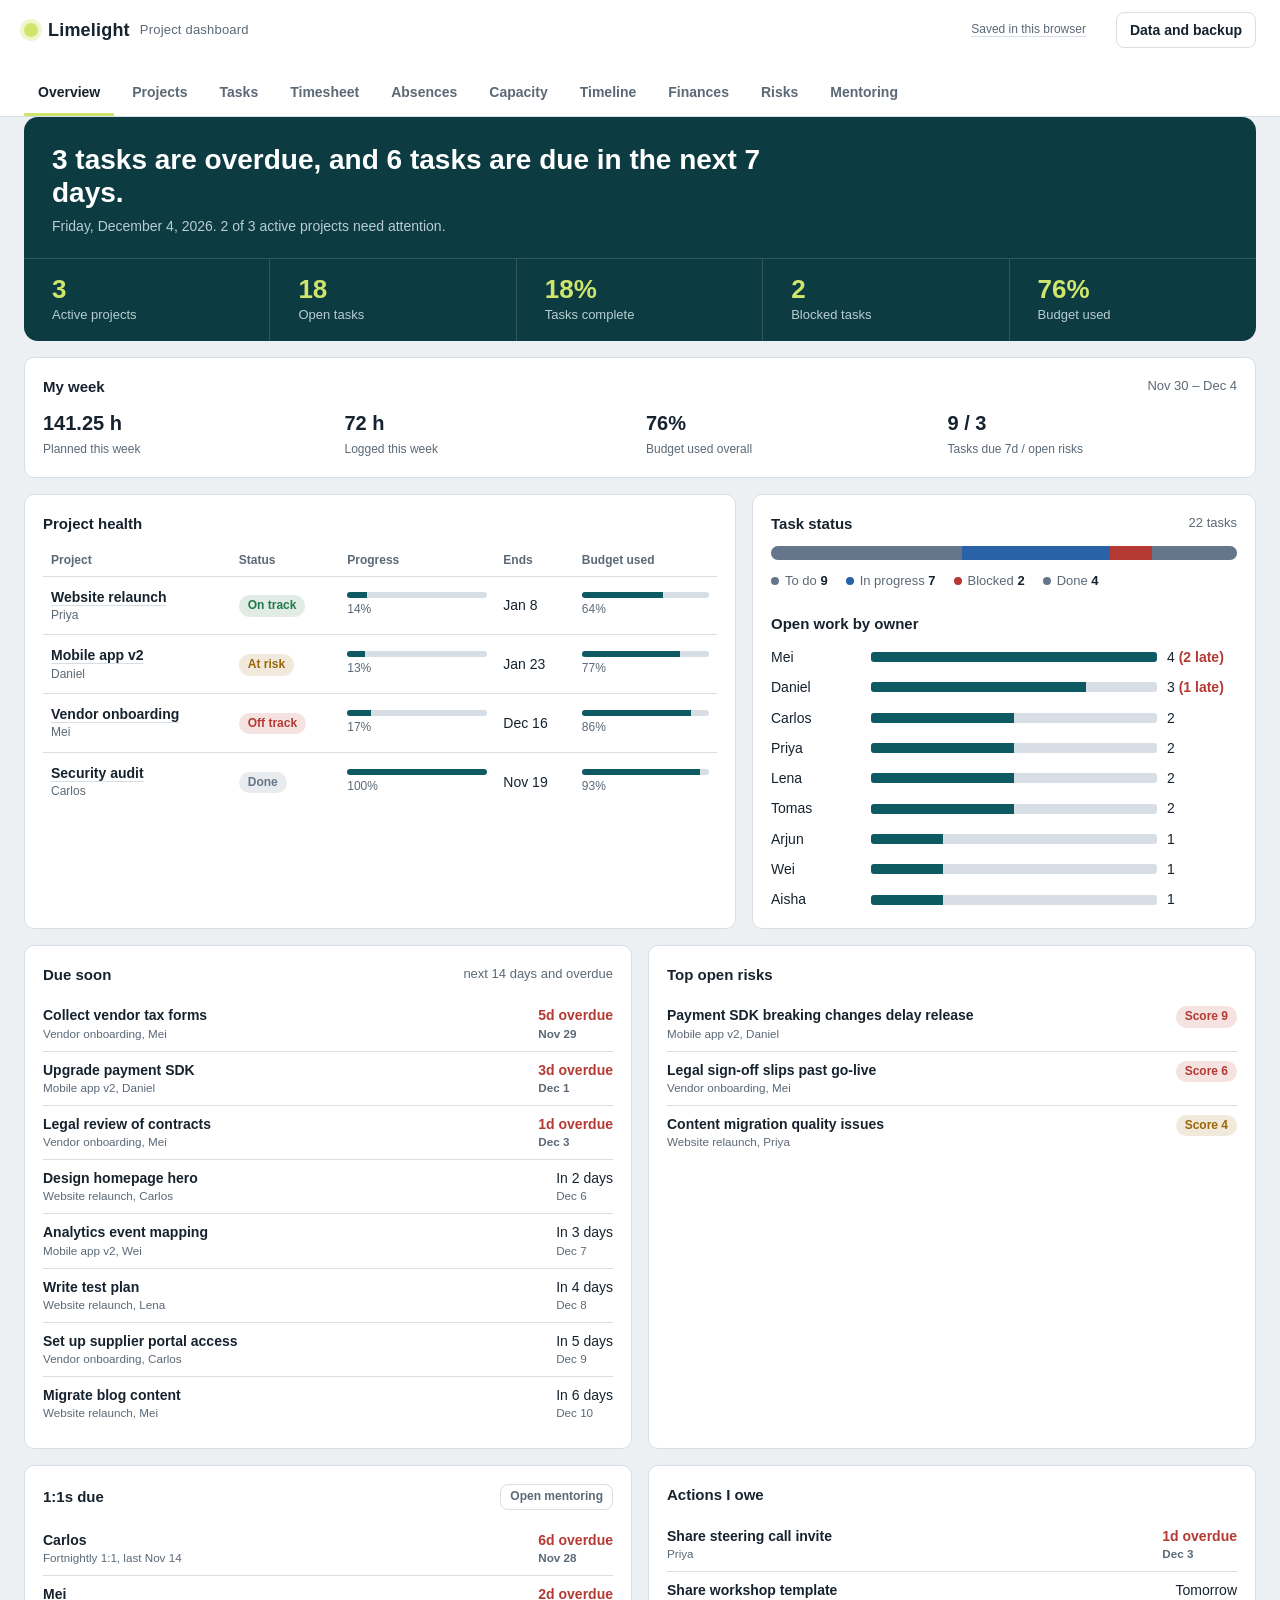
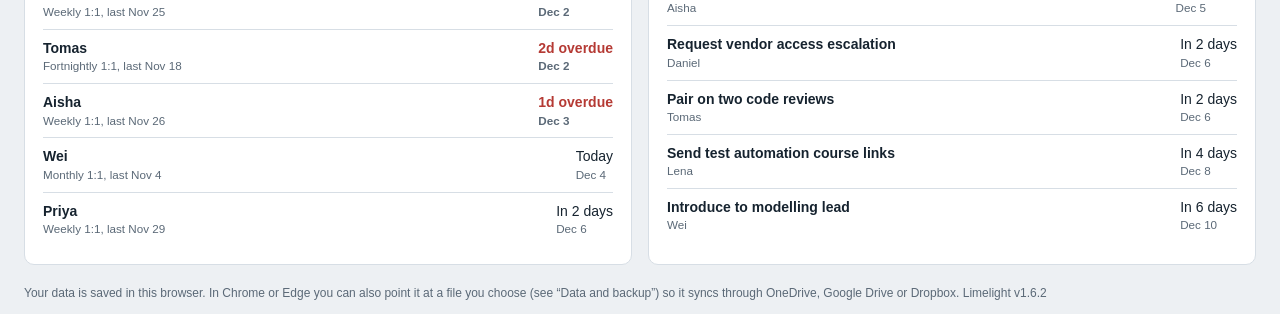
<file: limelight-dashboard.html>
<!DOCTYPE html>
<html lang="en">
<head>
<meta charset="utf-8">
<meta name="viewport" content="width=device-width, initial-scale=1">
<title>Limelight – Project dashboard</title>
<meta name="description" content="Personal project, timesheet, finance and team-mentoring dashboard. Runs entirely in your browser.">
<meta name="theme-color" content="#0C3B42">
<link rel="icon" href="icon.svg" type="image/svg+xml">
<link rel="apple-touch-icon" href="icon-192.png">
<link rel="manifest" href="manifest.webmanifest">
<style>
:root{
  --bg:#EDF0F3; --surface:#FFFFFF; --ink:#16232F; --muted:#5B6977; --line:#D7DEE5;
  --brand:#0E5A63; --deep:#0C3B42; --lime:#CFE56B;
  --ok:#23794B; --warn:#9A6609; --bad:#B53A34; --done:#66768A; --info:#2A62A8; --todo:#66768A;
  --radius:10px;
  font-family:"Segoe UI","Avenir Next","Helvetica Neue",Roboto,Arial,sans-serif;
}
@media (prefers-color-scheme:dark){
  :root{--bg:#0E1820; --surface:#15232D; --ink:#E6EDF2; --muted:#9DAEBC; --line:#273A49;
    --brand:#1F7F8A; --ok:#4CC17F; --warn:#E0A63A; --bad:#EE7B73; --done:#8C9CAD; --info:#6FA7EC; --todo:#8C9CAD}
}
*{box-sizing:border-box}
html,body{margin:0}
body{background:var(--bg);color:var(--ink);font-size:14px;line-height:1.45}
button,input,select,textarea{font:inherit;color:inherit}
.wrap{max-width:1280px;margin:0 auto;padding:0 24px}
:focus-visible{outline:2px solid var(--info);outline-offset:2px}

/* header */
.top{background:var(--surface);border-bottom:1px solid var(--line)}
.top .wrap{display:flex;align-items:center;gap:24px;flex-wrap:wrap;padding-top:12px}
.brand{display:flex;align-items:center;gap:10px;font-weight:700;font-size:18px;letter-spacing:.2px}
.brand i{width:14px;height:14px;border-radius:50%;background:var(--lime);box-shadow:0 0 0 4px rgba(207,229,107,.35)}
.brand small{font-weight:400;color:var(--muted);font-size:13px}
.spacer{flex:1}
.tabs{display:flex;gap:4px;width:100%;overflow-x:auto}
.tab{background:none;border:0;padding:10px 14px;cursor:pointer;color:var(--muted);font-weight:600;border-bottom:3px solid transparent}
.tab:hover{color:var(--ink)}
.tab[aria-selected="true"]{color:var(--ink);border-bottom-color:var(--lime)}

/* buttons */
.btn{background:var(--surface);border:1px solid var(--line);border-radius:8px;padding:7px 13px;cursor:pointer;font-weight:600}
.btn:hover{border-color:var(--muted)}
.btn.primary{background:var(--brand);border-color:var(--brand);color:#fff}
.btn.danger{color:var(--bad)}
.btn.sm{padding:3px 9px;font-size:12px}
.link{background:none;border:0;padding:0;cursor:pointer;font-weight:650;text-align:left;color:var(--ink);text-decoration:underline;text-decoration-color:var(--line);text-underline-offset:3px}
.link:hover{text-decoration-color:var(--brand)}

main{padding:20px 0 40px}
.hero{background:var(--deep);color:#fff;border-radius:14px;padding:26px 28px 0;margin-bottom:16px;overflow:hidden}
.hero h1{margin:0;font-size:28px;line-height:1.2;font-weight:650;max-width:760px}
.hero p{margin:6px 0 22px;color:#B9CDD1}
.kpis{display:grid;grid-template-columns:repeat(5,1fr);border-top:1px solid rgba(255,255,255,.14);margin:0 -28px}
.kpi{padding:16px 28px;border-right:1px solid rgba(255,255,255,.14)}
.kpi:last-child{border-right:0}
.kpi b{display:block;font-size:26px;font-weight:650;color:var(--lime);line-height:1.1}
.kpi span{font-size:13px;color:#B9CDD1}

.grid{display:grid;grid-template-columns:repeat(12,1fr);gap:16px}
.s7{grid-column:span 7}.s5{grid-column:span 5}.s6{grid-column:span 6}.s12{grid-column:span 12}
.panel{background:var(--surface);border:1px solid var(--line);border-radius:var(--radius);padding:18px;min-width:0}
.panel h2{margin:0 0 12px;font-size:15px;font-weight:650;display:flex;align-items:center;justify-content:space-between;gap:8px}
.panel h2 span{font-weight:400;color:var(--muted);font-size:13px}
.empty{color:var(--muted);padding:18px 4px}

table{width:100%;border-collapse:collapse}
th{text-align:left;font-size:12px;color:var(--muted);font-weight:600;padding:6px 8px;border-bottom:1px solid var(--line);white-space:nowrap}
td{padding:10px 8px;border-bottom:1px solid var(--line);vertical-align:middle}
tr:last-child td{border-bottom:0}
.scroll{overflow-x:auto}
.sub{color:var(--muted);font-size:12px;max-width:340px}
.num{font-variant-numeric:tabular-nums;white-space:nowrap}
.acts{white-space:nowrap;text-align:right}
.is-done td:first-child{color:var(--muted);text-decoration:line-through}

.pill{display:inline-block;padding:2px 9px;border-radius:99px;font-size:12px;font-weight:650;white-space:nowrap;
  color:var(--c);background:color-mix(in srgb,var(--c) 14%,transparent)}
.ok{--c:var(--ok)}.warn{--c:var(--warn)}.bad{--c:var(--bad)}.done{--c:var(--done)}.info{--c:var(--info)}.todo{--c:var(--todo)}
.bar{height:6px;border-radius:3px;background:var(--line);overflow:hidden;min-width:70px}
.bar>i{display:block;height:100%;background:var(--brand)}
.bar.over>i{background:var(--bad)}
.late{color:var(--bad);font-weight:600}
.dot{display:inline-block;width:8px;height:8px;border-radius:50%;margin-right:6px;background:var(--c)}
.High{--c:var(--bad)}.Medium{--c:var(--warn)}.Low{--c:var(--done)}

.stack{display:flex;height:14px;border-radius:7px;overflow:hidden;background:var(--line);margin-bottom:12px}
.stack i{display:block;background:var(--c)}
.legend{display:flex;flex-wrap:wrap;gap:6px 18px;color:var(--muted);font-size:13px}
.legend b{color:var(--ink)}
.rows{display:grid;gap:10px}
.wl{display:grid;grid-template-columns:90px 1fr 70px;gap:10px;align-items:center}
.wl .bar{height:10px}
.due{display:flex;justify-content:space-between;gap:12px;padding:8px 0;border-bottom:1px solid var(--line)}
.due:last-child{border-bottom:0}
.due small{display:block;color:var(--muted)}

/* toolbar */
.toolbar{display:flex;gap:10px;flex-wrap:wrap;align-items:center;margin-bottom:14px}
.toolbar input,.toolbar select,.field input,.field select,.field textarea,select.inline{
  background:var(--surface);border:1px solid var(--line);border-radius:8px;padding:7px 10px}
.toolbar input[type=search]{min-width:200px}
.seg{display:flex;border:1px solid var(--line);border-radius:8px;overflow:hidden}
.seg button{background:var(--surface);border:0;padding:7px 13px;cursor:pointer;font-weight:600;color:var(--muted)}
.seg button[aria-pressed="true"]{background:var(--ink);color:var(--surface)}
select.inline{padding:3px 6px;font-size:13px}

/* board */
.board{display:grid;grid-template-columns:repeat(4,minmax(220px,1fr));gap:12px;overflow-x:auto}
.col{background:color-mix(in srgb,var(--line) 45%,transparent);border-radius:var(--radius);padding:10px;min-height:200px}
.col.over{outline:2px dashed var(--brand)}
.col h3{margin:2px 4px 10px;font-size:13px;display:flex;justify-content:space-between}
.col h3 span{color:var(--muted);font-weight:400}
.card{background:var(--surface);border:1px solid var(--line);border-radius:8px;padding:10px;margin-bottom:8px;cursor:grab}
.card.dragging{opacity:.4}
.card p{margin:0 0 6px;font-weight:600}
.card div{color:var(--muted);font-size:12px;display:flex;justify-content:space-between;gap:8px}

/* timeline */
.tl{min-width:760px}
.tl-head,.tl-row{display:grid;grid-template-columns:200px 1fr}
.tl-head{border-bottom:1px solid var(--line);height:26px}
.tl-axis{position:relative}
.tick{position:absolute;top:2px;font-size:12px;color:var(--muted);padding-left:6px;border-left:1px solid var(--line);height:24px}
.tl-row{border-bottom:1px solid var(--line)}
.tl-label{padding:8px 8px 8px 0;display:flex;flex-direction:column;justify-content:center}
.tl-label span{color:var(--muted);font-size:12px}
.tl-track{position:relative;height:50px;background-image:linear-gradient(to right,var(--line) 1px,transparent 1px);background-size:calc(100%/12) 100%}
.tl-today{position:absolute;top:0;bottom:0;width:2px;background:var(--lime);box-shadow:0 0 0 1px rgba(0,0,0,.25);z-index:2}
.tl-bar{position:absolute;top:8px;height:22px;border-radius:6px;border:1px solid var(--c);background:color-mix(in srgb,var(--c) 20%,var(--surface));overflow:hidden}
.tl-bar i{position:absolute;left:0;top:0;bottom:0;background:var(--c);opacity:.85}
.tl-bar span{position:relative;font-size:11px;font-weight:700;padding-left:6px;line-height:20px;color:var(--ink);mix-blend-mode:normal}
.tl-ms{position:absolute;top:34px;width:11px;height:11px;transform:translateX(-50%) rotate(45deg);background:var(--ink);border:0;padding:0;cursor:pointer;z-index:3}
.tl-ms.done{background:var(--ok)}

/* timesheet */
table.ts th,table.ts td{text-align:center}
table.ts th:first-child,table.ts td:first-child{text-align:left}
.ts input{width:62px;text-align:center;background:var(--surface);border:1px solid var(--line);border-radius:6px;padding:6px 4px}
.ts .wknd{background:color-mix(in srgb,var(--line) 35%,transparent)}
.ts th.today{box-shadow:inset 0 -3px 0 var(--lime);color:var(--ink)}
.ts tfoot td{font-weight:650;border-top:2px solid var(--line);border-bottom:0}
.weeknav{display:flex;gap:6px;align-items:center}
.weeknav b{min-width:180px;text-align:center}

/* finances */
.fin{display:grid;grid-template-columns:repeat(5,1fr);padding:18px 0}
.fin>div{padding:2px 20px;border-right:1px solid var(--line)}
.fin>div:last-child{border-right:0}
.fin b{display:block;font-size:22px;font-weight:650;font-variant-numeric:tabular-nums}
.fin span{color:var(--muted);font-size:13px}
input.rate{width:104px;background:var(--surface);border:1px solid var(--line);border-radius:8px;padding:5px 8px;text-align:right}
tfoot.tot td{font-weight:650;border-top:2px solid var(--line);border-bottom:0}
.neg{color:var(--bad);font-weight:600}
@media (max-width:900px){.fin{grid-template-columns:repeat(2,1fr);gap:12px 0}.weeknav b{min-width:0}}

/* storage status */
.fs{background:none;border:0;color:var(--muted);font-size:12px;cursor:pointer;text-decoration:underline;text-decoration-color:var(--line);text-underline-offset:3px;max-width:260px;overflow:hidden;text-overflow:ellipsis;white-space:nowrap}
.fs.warn{color:var(--warn);font-weight:600}
.banner{display:flex;justify-content:space-between;gap:12px;flex-wrap:wrap;align-items:center;background:color-mix(in srgb,var(--warn) 14%,var(--surface));border:1px solid var(--warn);border-radius:10px;padding:10px 14px;margin-bottom:14px}
.banner[hidden]{display:none}
.fspanel{border:1px solid var(--line);border-radius:10px;padding:14px;margin-bottom:14px}
.fspanel p{margin:6px 0 10px;max-width:none}

/* allocation plan */
table.plan{min-width:max-content}
.plan th,.plan td{padding:6px 6px;text-align:center;white-space:nowrap}
.plan .s1,.plan .s2{position:sticky;background:var(--surface);z-index:1;text-align:left}
.plan .s1{left:0;min-width:104px}
.plan .s2{left:104px;min-width:120px;box-shadow:1px 0 0 var(--line)}
.plan th.wk,.plan td.pl{border-left:2px solid var(--line)}
.plan th.sh{font-weight:500}
.plan th.today{box-shadow:inset 0 -3px 0 var(--lime);color:var(--ink)}
.plan input{width:58px;text-align:center;background:var(--surface);border:1px solid var(--line);border-radius:6px;padding:5px 3px}
.plan td.ac input{background:color-mix(in srgb,var(--lime) 24%,var(--surface))}
.plan tfoot td{font-weight:650;border-top:2px solid var(--line);border-bottom:0}
.toolbar .chk{display:inline-flex;align-items:center;gap:6px;font-size:13px;color:var(--muted);white-space:nowrap;cursor:pointer;user-select:none}
.toolbar .chk input{accent-color:var(--brand)}

/* mentoring */
.toolbar .seg{overflow-x:auto;max-width:100%}
.entry{padding:12px 0;border-bottom:1px solid var(--line)}
.entry:last-child{border-bottom:0}
.entry h4{margin:0 0 4px;font-size:14px;display:flex;justify-content:space-between;align-items:center;gap:8px}
.entry h4 small{font-weight:400;color:var(--muted);margin-left:6px}
.entry p{margin:0;white-space:pre-wrap}
.act{display:grid;grid-template-columns:auto 1fr auto;gap:10px;align-items:start;padding:9px 0;border-bottom:1px solid var(--line)}
.act:last-child{border-bottom:0}
.act small{display:block;color:var(--muted)}
.act.is-done strong{color:var(--muted);text-decoration:line-through}
.lvl{display:inline-flex;gap:4px;vertical-align:middle}
.lvl i{width:12px;height:12px;border-radius:3px;background:var(--line)}
.lvl i.on{background:var(--brand)}
.lvl i.tg{box-shadow:0 0 0 2px var(--surface),0 0 0 4px var(--ink)}
td.heat{text-align:center;min-width:76px}
.out{box-shadow:inset 0 -3px 0 var(--warn)}
.wrap-text{white-space:pre-wrap;max-width:520px}
/* weekday absence calendar */
.cal-wrap{max-width:640px}
.cal-nav{display:flex;align-items:center;gap:10px;margin-bottom:12px}
.cal-nav b{flex:1;text-align:center;font-size:15px}
.cal-legend{display:flex;flex-wrap:wrap;gap:12px;margin:0 0 12px;font-size:12px;color:var(--muted)}
.cal-legend i{display:inline-block;width:14px;height:14px;border-radius:4px;border:1px solid var(--line);vertical-align:middle;margin-right:5px}
.cal-legend i.abs{background:color-mix(in srgb,var(--warn) 35%,var(--surface));border-color:var(--warn)}
.cal-legend i.hol{background:color-mix(in srgb,var(--bad) 28%,var(--surface));border-color:var(--bad)}
table.cal{width:100%;border-collapse:separate;border-spacing:6px;table-layout:fixed}
table.cal th{font-size:12px;font-weight:600;color:var(--muted);text-align:center;padding:4px}
table.cal td{padding:0;height:52px}
table.cal button.cal-day{width:100%;height:52px;border:1px solid var(--line);border-radius:8px;background:var(--surface);cursor:pointer;font:inherit;color:var(--ink);display:flex;flex-direction:column;align-items:center;justify-content:center;gap:2px;padding:4px}
table.cal button.cal-day:hover{border-color:var(--brand)}
table.cal button.cal-day.today{box-shadow:inset 0 -3px 0 var(--lime)}
table.cal button.cal-day.abs{background:color-mix(in srgb,var(--warn) 32%,var(--surface));border-color:var(--warn)}
table.cal button.cal-day.hol{background:color-mix(in srgb,var(--bad) 26%,var(--surface));border-color:var(--bad)}
table.cal button.cal-day small{font-size:10px;font-weight:650;text-transform:uppercase;letter-spacing:.02em;color:var(--muted)}
table.cal button.cal-day.abs small,table.cal button.cal-day.hol small{color:inherit}
table.cal button.cal-day.locked{cursor:default;opacity:.92}
table.cal button.cal-day.locked:hover{border-color:var(--bad)}
table.cal td.empty{background:transparent}
.cap-over{background:color-mix(in srgb,var(--bad) 18%,var(--surface));color:var(--bad);font-weight:700}
.cap-hot{background:color-mix(in srgb,var(--warn) 16%,var(--surface))}
.pin-btn{background:none;border:0;cursor:pointer;font-size:16px;line-height:1;padding:2px 6px;color:var(--muted)}
.pin-btn.on{color:var(--brand)}
.dense input.inline-date{padding:4px 6px;font-size:12px;max-width:132px}
.mine-grid{display:grid;grid-template-columns:repeat(4,1fr);gap:12px}
.mine-grid b{display:block;font-size:20px;font-weight:650}
.mine-grid span{color:var(--muted);font-size:12px}
@media (max-width:900px){.mine-grid{grid-template-columns:repeat(2,1fr)}}

/* dialog */
dialog{border:0;border-radius:14px;padding:0;width:min(580px,94vw);background:var(--surface);color:var(--ink);box-shadow:0 20px 60px rgba(0,0,0,.35)}
dialog::backdrop{background:rgba(10,20,28,.55)}
dialog form,.dlg{padding:22px}
dialog h2{margin:0 0 14px;font-size:18px}
.fields{display:grid;grid-template-columns:1fr 1fr;gap:12px}
.field{display:flex;flex-direction:column;gap:4px}
.field.wide{grid-column:1/-1}
.field label{font-size:12px;font-weight:600;color:var(--muted)}
.dlg-actions{display:flex;justify-content:flex-end;gap:8px;margin-top:18px}
.datalist{display:grid;gap:8px}
.datalist .btn{text-align:left}
.datalist small{display:block;font-weight:400;color:var(--muted)}

#toast{position:fixed;left:50%;bottom:22px;transform:translateX(-50%);background:var(--ink);color:var(--surface);padding:10px 16px;border-radius:8px;opacity:0;pointer-events:none;transition:opacity .2s;z-index:50;max-width:92vw}
#toast.show{opacity:1}
.foot{color:var(--muted);font-size:12px;margin-top:20px}

@media (max-width:900px){
  .s7,.s5,.s6{grid-column:span 12}
  .kpis{grid-template-columns:repeat(2,1fr)}
  .kpi{border-bottom:1px solid rgba(255,255,255,.14)}
  .fields{grid-template-columns:1fr}
  .wrap{padding:0 14px}
}
@media (prefers-reduced-motion:reduce){*{transition:none!important}}
</style>
</head>
<body>
<header class="top">
  <div class="wrap">
    <div class="brand"><i></i>Limelight <small>Project dashboard</small></div>
    <div class="spacer"></div>
    <button class="fs" id="fileStatus" data-act="data" title="Where your data is saved"></button>
    <button class="btn" data-act="data">Data and backup</button>
    <nav class="tabs" role="tablist" aria-label="Views">
      <button class="tab" role="tab" data-tab="overview">Overview</button>
      <button class="tab" role="tab" data-tab="projects">Projects</button>
      <button class="tab" role="tab" data-tab="tasks">Tasks</button>
      <button class="tab" role="tab" data-tab="timesheet">Timesheet</button>
      <button class="tab" role="tab" data-tab="absences">Absences</button>
      <button class="tab" role="tab" data-tab="capacity">Capacity</button>
      <button class="tab" role="tab" data-tab="timeline">Timeline</button>
      <button class="tab" role="tab" data-tab="finances">Finances</button>
      <button class="tab" role="tab" data-tab="risks">Risks</button>
      <button class="tab" role="tab" data-tab="mentoring">Mentoring</button>
    </nav>
  </div>
</header>

<main class="wrap">
  <div id="fileBanner" class="banner" role="alert" hidden></div>
  <div id="view"></div>
  <p class="foot">Your data is saved in this browser. In Chrome or Edge you can also point it at a file you choose (see “Data and backup”) so it syncs through OneDrive, Google Drive or Dropbox. <span>Limelight v1.6.2</span></p>
</main>

<dialog id="dlg" aria-labelledby="dlgTitle"></dialog>
<dialog id="dataDlg" aria-labelledby="dataTitle">
  <div class="dlg">
    <h2 id="dataTitle">Data and backup</h2>
    <div id="fsPanel" class="fspanel"></div>
    <div class="datalist">
      <button class="btn" data-act="export-json">Export backup (JSON)<small>Everything: projects, tasks, risks and milestones.</small></button>
      <button class="btn" data-act="import-json">Import backup (JSON)<small>Replaces the data on this computer with the backup file.</small></button>
      <button class="btn" data-act="export-csv">Export tasks (CSV)<small>Opens in Excel or Google Sheets.</small></button>
      <button class="btn" data-act="export-time">Export allocation plan (CSV)<small>Every resource and week with plan %, planned and actual hours, and cost.</small></button>
      <button class="btn" data-act="export-exp">Export expenses (CSV)<small>Every expense with project, date, category and amount.</small></button>
      <button class="btn" data-act="export-month">Export one month (CSV)<small>Hours by person and project for a month you choose.</small></button>
      <button class="btn" data-act="import-csv">Import tasks (CSV)<small>Columns: project, title, owner, status, priority, due (YYYY-MM-DD), notes. New project names are created automatically.</small></button>
      <button class="btn" data-act="backup-now">Download daily backup now<small>Also saved automatically once per day in this browser (last 14 days).</small></button>
      <button class="btn" data-act="backup-list">Restore an auto-backup<small>Pick from the last daily snapshots kept in this browser.</small></button>
      <button class="btn" data-act="sample">Load sample data<small>Replaces current data with a demo project set.</small></button>
      <button class="btn danger" data-act="clear">Clear all data<small>Removes everything from this browser.</small></button>
    </div>
    <div class="dlg-actions"><button class="btn" data-act="close-data">Close</button></div>
  </div>
</dialog>
<datalist id="ownerlist"></datalist>
<datalist id="catlist"></datalist>
<input type="file" id="fileJson" accept=".json,application/json" hidden>
<input type="file" id="fileCsv" accept=".csv,text/csv" hidden>
<div id="toast" role="status" aria-live="polite"></div>

<script>
(function(){
'use strict';

/* ---------- helpers ---------- */
const $=(s,r=document)=>r.querySelector(s);
const esc=s=>String(s==null?'':s).replace(/[&<>"']/g,c=>({'&':'&amp;','<':'&lt;','>':'&gt;','"':'&quot;',"'":'&#39;'}[c]));
const iso=d=>{const z=new Date(d.getTime()-d.getTimezoneOffset()*60000);return z.toISOString().slice(0,10)};
const today=iso(new Date());
const addDays=(s,n)=>{const d=new Date(s+'T00:00:00');d.setDate(d.getDate()+n);return iso(d)};
const monday=d=>{const x=new Date(d+'T00:00:00');return addDays(d,-((x.getDay()+6)%7))};
const diffDays=(a,b)=>Math.round((new Date(b+'T00:00:00')-new Date(a+'T00:00:00'))/864e5);
const fmt=s=>s?new Date(s+'T00:00:00').toLocaleDateString(undefined,{day:'numeric',month:'short'}):'–';
const fmtY=s=>s?new Date(s+'T00:00:00').toLocaleDateString(undefined,{day:'numeric',month:'short',year:'numeric'}):'–';
const rel=d=>{if(!d)return'';const n=diffDays(today,d);return n<0?(-n)+'d overdue':n===0?'Today':n===1?'Tomorrow':'In '+n+' days'};
const nf=n=>Number(n||0).toLocaleString();
const uid=()=>Math.random().toString(36).slice(2,9);

const TASK_STATUS=['To do','In progress','Blocked','Done'];
const PRIORITY=['High','Medium','Low'];
const PROJ_STATUS=['On track','At risk','Off track','Done'];
const RISK_STATUS=['Open','Mitigated','Closed'];
const EXP_CATS=['Contractor','Software','Hardware','Travel','Training','Other'];
const CAD={Weekly:7,Fortnightly:14,Monthly:30};
const M_TABS=[['team','Team'],['oneonones','1:1s and actions'],['growth','Growth'],['feedback','Feedback']];
const AREAS=['Technical','Leadership','Communication','Delivery','Career'];
const GOAL_STATUS=['In progress','On hold','Achieved'];
const FB_TYPES=['Recognition','Constructive','Coaching tip'];
const LEAVE_TYPES=['Leave','Holiday','Training','Other'];
const LVL5=[[1,'1 Beginner'],[2,'2 Developing'],[3,'3 Proficient'],[4,'4 Advanced'],[5,'5 Expert']];
const LEVEL=[[1,'Low'],[2,'Medium'],[3,'High']];
const SC={'On track':'ok','At risk':'warn','Off track':'bad','Done':'done','To do':'todo','In progress':'info','Blocked':'bad','Open':'warn','Mitigated':'ok','Closed':'done'};
Object.assign(SC,{'Recognition':'ok','Constructive':'warn','Coaching tip':'info','On hold':'warn','Achieved':'ok'});
const pill=s=>'<span class="pill '+(SC[s]||'done')+'">'+esc(s)+'</span>';

/* ---------- state ---------- */
const KEY='limelight-pm-v1';
let storageWarned=false;
function sampleBase(){
  const d=n=>addDays(today,n);
  const T=(id,projectId,title,owner,status,priority,due)=>({id,projectId,title,owner,status,priority,due,notes:''});
  return {
    projects:[
      {id:'p1',name:'Website relaunch',owner:'Priya',status:'On track',start:d(-40),end:d(35),budget:65000,spent:8000,currency:'INR',notes:'New CMS and refreshed brand pages.'},
      {id:'p2',name:'Mobile app v2',owner:'Daniel',status:'At risk',start:d(-60),end:d(50),budget:160000,spent:30000,currency:'USD',notes:'Payment SDK upgrade is the critical path.'},
      {id:'p3',name:'Vendor onboarding',owner:'Mei',status:'Off track',start:d(-25),end:d(12),budget:15000,spent:0,currency:'EUR',notes:'Waiting on legal sign-off.'},
      {id:'p4',name:'Security audit',owner:'Carlos',status:'Done',start:d(-90),end:d(-15),budget:22000,spent:20400,currency:'USD',notes:''}
    ],
    tasks:[
      T('t1','p1','Finalize sitemap','Priya','Done','High',d(-30)),
      T('t2','p1','Migrate blog content','Mei','In progress','Medium',d(6)),
      T('t3','p1','Design homepage hero','Carlos','In progress','High',d(2)),
      T('t4','p1','Set up redirects','Priya','To do','Medium',d(14)),
      T('t5','p1','Accessibility review','Daniel','To do','Low',d(24)),
      T('t6','p2','Upgrade payment SDK','Daniel','Blocked','High',d(-3)),
      T('t7','p2','Push notification flow','Mei','In progress','Medium',d(9)),
      T('t8','p2','Beta release to testers','Daniel','To do','High',d(20)),
      T('t9','p2','Fix onboarding crash','Carlos','Done','High',d(-10)),
      T('t10','p2','App store assets','Priya','To do','Low',d(30)),
      T('t11','p3','Collect vendor tax forms','Mei','In progress','High',d(-5)),
      T('t12','p3','Legal review of contracts','Mei','Blocked','High',d(-1)),
      T('t13','p3','Set up supplier portal access','Carlos','To do','Medium',d(5)),
      T('t14','p3','Kick-off call with vendors','Priya','Done','Medium',d(-14)),
      T('t15','p4','Close out findings report','Carlos','Done','Medium',d(-16)),
      T('t16','p1','Write test plan','Lena','In progress','Medium',d(4)),
      T('t17','p2','Refactor settings screen','Arjun','To do','Medium',d(12)),
      T('t18','p2','Analytics event mapping','Wei','In progress','High',d(3)),
      T('t19','p3','Vendor data cleanup','Aisha','To do','Medium',d(6)),
      T('t20','p1','API integration for forms','Tomas','In progress','High',d(8)),
      T('t21','p2','Regression suite','Lena','To do','High',d(10)),
      T('t22','p3','Supplier onboarding docs','Tomas','To do','Low',d(9))
    ],
    risks:[
      {id:'r1',projectId:'p2',title:'Payment SDK breaking changes delay release',owner:'Daniel',impact:3,likelihood:3,status:'Open',mitigation:'Pair with vendor engineer; freeze scope.'},
      {id:'r2',projectId:'p3',title:'Legal sign-off slips past go-live',owner:'Mei',impact:3,likelihood:2,status:'Open',mitigation:'Escalate to sponsor weekly.'},
      {id:'r3',projectId:'p1',title:'Content migration quality issues',owner:'Priya',impact:2,likelihood:2,status:'Open',mitigation:'Sample audit after each batch.'},
      {id:'r4',projectId:'p2',title:'Key developer on leave in final month',owner:'Daniel',impact:2,likelihood:1,status:'Mitigated',mitigation:'Cross-train a second developer.'}
    ],
    milestones:[
      {id:'m1',projectId:'p1',title:'Design sign-off',date:d(-8),done:true},
      {id:'m2',projectId:'p1',title:'Go-live',date:d(35),done:false},
      {id:'m3',projectId:'p2',title:'Beta',date:d(20),done:false},
      {id:'m4',projectId:'p2',title:'Store submission',date:d(45),done:false},
      {id:'m5',projectId:'p3',title:'Contracts signed',date:d(10),done:false}
    ]
  };
}
function sample(){
  const s=normalize(sampleBase());
  const R=(id,projectId,category,name,rate,hpw,base)=>({r:{id,projectId,category,name,rate,hpw},base});
  const defs=[
    R('r1','p1','Development','Daniel',75,45,20),R('r2','p1','Development','Mei',50,45,30),R('r3','p1','Design','Carlos',65,45,20),R('r4','p1','PM','Priya',60,45,20),
    R('r5','p2','Development','Daniel',75,45,70),R('r6','p2','Development','Mei',50,45,30),R('r7','p2','Development','Carlos',65,45,30),R('r8','p2','Infra','Lena',50,40,20),R('r9','p2','PM','Priya',60,45,20),
    R('r10','p3','Development','Mei',50,45,30),R('r11','p3','Development','Carlos',65,45,25),R('r12','p3','PM','Priya',60,45,20)
  ];
  const wkNow=monday(today);
  defs.forEach((d,ri)=>{
    const pr=s.projects.find(x=>x.id===d.r.projectId);s.resources.push(d.r);
    weeksOf(pr).forEach((w,wi)=>{
      const pct=Math.max(10,Math.min(100,d.base+(((wi+ri)%3)-1)*10)),a={pct};
      if(w.key<wkNow)a.actual=Math.round(pct/100*d.r.hpw*[1,0.9,1.1,1,0.95,1.15][(wi+ri)%6]*2)/2;
      else if(w.key===wkNow)a.actual=Math.round(pct/100*d.r.hpw*0.5*2)/2;
      s.alloc[d.r.id+'|'+w.key]=a;
    });
  });
  const E=(projectId,category,description,amount,day)=>({id:uid(),projectId,category,description,amount,date:addDays(today,day)});
  s.expenses=[
    E('p1','Software','CMS licence (annual)',9600,-35),E('p1','Contractor','Copywriter, 3 weeks',6000,-20),E('p1','Training','CMS admin workshop',1800,-12),
    E('p2','Contractor','Payment SDK specialist',38000,-28),E('p2','Software','Device test cloud',7200,-18),E('p2','Hardware','Test devices',5400,-40),
    E('p3','Travel','Vendor site visit',2300,-9),E('p3','Other','Legal review fees',3500,-4)
  ];
  const M=(id,name,role,cadence,since)=>({id,name,role,cadence,since:addDays(today,since),notes:''});
  s.mentees=[M('m1','Priya','Senior Consultant','Weekly',-900),M('m2','Daniel','Developer','Fortnightly',-600),M('m3','Mei','Business Analyst','Weekly',-420),M('m4','Carlos','Designer','Fortnightly',-300),M('m5','Arjun','Junior Developer','Weekly',-120),M('m6','Lena','QA Engineer','Monthly',-500),M('m7','Tomas','Developer','Fortnightly',-250),M('m8','Aisha','Consultant','Weekly',-80),M('m9','Wei','Data Analyst','Monthly',-700)];
  const O=(m,off,notes)=>({id:uid(),menteeId:m,date:addDays(today,off),notes});
  s.oneonones=[
    O('m1',-5,'Feels stretched at the moment. Wants more client-facing time.\nAgreed she will shadow the steering call next sprint.'),
    O('m1',-12,'Talked through feedback from the design review. Pacing feels good.'),
    O('m2',-12,'Ongoing blockers are weighing on him. Agreed to escalate an access request.\nDiscussed moving toward tech lead scope.'),
    O('m3',-9,'Stretched across three projects. Will drop one recurring meeting.'),
    O('m4',-20,'Interested in UX research. Suggested a small usability study on the app.'),
    O('m5',-3,'Settling in well. Needs help scoping tasks; try breaking work into half-day pieces.'),
    O('m5',-10,'First month check-in. Clear on expectations.'),
    O('m6',-25,'Wants to grow into test automation. Agreed on a learning plan.'),
    O('m7',-16,'Struggling with code review turnaround. Pair on reviews this week.'),
    O('m8',-8,'Preparing her first client workshop. Rehearsed the agenda.'),
    O('m9',-30,'Interested in moving from reporting to modelling work.')];
  const A=(m,text,owner,due,done)=>({id:uid(),menteeId:m,text,owner,due:addDays(today,due),done:!!done});
  s.actions=[A('m1','Share steering call invite','Me',-1),A('m2','Request vendor access escalation','Me',2),A('m2','Draft tech lead development outline','Mentee',10),A('m3','Drop weekly sync with ops','Mentee',-2),A('m4','Plan usability study scope','Mentee',9),A('m5','Break next task into half-day pieces','Mentee',3),A('m6','Send test automation course links','Me',4),A('m7','Pair on two code reviews','Me',2),A('m8','Share workshop template','Me',1),A('m9','Introduce to modelling lead','Me',6),A('m1','Add client-facing goal to growth plan','Me',-6,true)];
  const G=(m,title,area,t,progress,status)=>({id:uid(),menteeId:m,title,area,target:addDays(today,t),progress,status});
  s.goals=[G('m1','Lead a client workshop','Leadership',30,40,'In progress'),G('m1','Mentor a junior consultant','Leadership',90,10,'In progress'),G('m2','Move into tech lead scope','Career',120,25,'In progress'),G('m3','Improve stakeholder communication','Communication',45,60,'In progress'),G('m4','Run a usability study','Technical',60,15,'In progress'),G('m5','Own a small feature end to end','Delivery',75,35,'In progress'),G('m6','Build a UI test automation suite','Technical',100,20,'In progress'),G('m7','Cut code review turnaround to one day','Delivery',30,50,'In progress'),G('m8','Deliver first client workshop','Communication',14,70,'In progress'),G('m9','Build a forecasting model','Technical',110,5,'On hold'),G('m3','Complete business analysis prep module','Career',-10,100,'Achieved')];
  const K=(m,skill,level,target)=>({id:uid(),menteeId:m,skill,level,target});
  s.skills=[K('m1','Client facilitation',3,4),K('m1','Solution design',4,5),K('m2','System design',3,4),K('m2','Stakeholder management',2,3),K('m3','Requirements analysis',4,4),K('m3','Stakeholder management',3,4),K('m4','UX research',2,4),K('m5','Backend development',2,3),K('m6','Test automation',2,4),K('m7','Code review',3,4),K('m8','Presentation',2,4),K('m9','Statistical modelling',2,4)];
  const F=(m,off,type,text)=>({id:uid(),menteeId:m,date:addDays(today,off),type,text});
  s.feedback=[F('m1',-6,'Recognition','Handled a tense client call calmly and kept the plan on track.'),F('m2',-14,'Recognition','Stepped in to unblock the payment flow outside his remit.'),F('m3',-30,'Constructive','Status updates were late twice. Agreed on a Friday cut-off.'),F('m5',-4,'Coaching tip','Ask for review earlier on larger changes.'),F('m7',-20,'Constructive','Pull requests are large. Try smaller increments.'),F('m8',-9,'Recognition','Clear, well-structured workshop prep.'),F('m4',-70,'Recognition','Strong design handoff notes for the web team.'),F('m6',-45,'Coaching tip','Capture flaky test patterns in a shared doc.')];
  const L=(m,type,a,b)=>({id:uid(),menteeId:m,type,start:addDays(today,a),end:addDays(today,b)});
  s.leave=[L('m1','Leave',6,10),L('m3','Training',2,3),L('m9','Leave',-1,1),L('m6','Holiday',20,21),L('m2','Leave',14,16)];
  s.timeOff=[];
  return s;
}
function load(){
  try{const r=localStorage.getItem(KEY);if(r){const s=JSON.parse(r);if(s&&s.projects)return normalize(s)}}catch(e){}
  return sample();
}
const CURRENCY_OPTS=[['','Plain numbers'],['INR','INR (₹)'],['USD','USD ($)'],['EUR','EUR (€)'],['GBP','GBP (£)'],['AUD','AUD (A$)'],['CAD','CAD (C$)'],['SGD','SGD (S$)'],['AED','AED'],['SEK','SEK (kr)'],['NOK','NOK (kr)'],['DKK','DKK (kr)'],['JPY','JPY (¥)']];
function normalize(s){
  const settings=Object.assign({currency:'',pinned:[],myName:'',templates:[],lastAutoBackup:'',regions:[],personRegion:{}},s.settings||{});
  if(!Array.isArray(settings.pinned))settings.pinned=[];
  if(!Array.isArray(settings.templates))settings.templates=[];
  settings.myName=String(settings.myName||'');
  if(!Array.isArray(settings.regions)||!settings.regions.length)
    settings.regions=[{id:'india',name:'India'},{id:'sweden',name:'Sweden'}];
  else{
    settings.regions=settings.regions.map(r=>{
      const id=String(r.id||uid()),name=String(r.name||'Region').trim()||'Region';
      if(id==='default'||name.toLowerCase()==='default')return{id:'india',name:'India'};
      return{id,name};
    });
    const seen=new Set();settings.regions=settings.regions.filter(r=>{if(seen.has(r.id))return false;seen.add(r.id);return true});
    if(!settings.regions.some(r=>r.id==='india'))settings.regions.unshift({id:'india',name:'India'});
    if(!settings.regions.some(r=>r.id==='sweden'))settings.regions.push({id:'sweden',name:'Sweden'});
  }
  if(!settings.personRegion||typeof settings.personRegion!=='object')settings.personRegion={};
  const regionIds=new Set(settings.regions.map(r=>r.id));
  const fixRegion=id=>{const x=String(id||'india');return x==='default'?'india':(regionIds.has(x)?x:'india')};
  Object.keys(settings.personRegion).forEach(k=>{settings.personRegion[k]=fixRegion(settings.personRegion[k])});
  const legacyCur=settings.currency||'';
  const projects=(s.projects||[]).map(p=>{
    const o=Object.assign({},p);
    o.budgetEnd=o.budgetEnd||'';
    if(o.currency==null||o.currency===undefined)o.currency=legacyCur;
    o.currency=String(o.currency||'');
    if(o.pinned&&!settings.pinned.includes(o.id))settings.pinned.push(o.id);
    delete o.pinned;
    return o;
  });
  const mentees=s.mentees||[];
  const nameOf=id=>{const m=mentees.find(x=>x.id===id);return m?(m.name||'').trim():''};
  const resources=(s.resources||[]).map(r=>{
    const o=Object.assign({},r);
    o.holidayRegion=fixRegion(o.holidayRegion||settings.personRegion[(o.name||'').trim().toLowerCase()]||'india');
    const nk=(o.name||'').trim().toLowerCase();if(nk)settings.personRegion[nk]=o.holidayRegion;
    return o;
  });
  let timeOff=[];
  (Array.isArray(s.timeOff)?s.timeOff:[]).forEach(t=>{
    if(!t||!t.date)return;
    let person=(t.person!=null?t.person:'').trim();
    if(!person&&t.scope==='mentee')person=nameOf(t.refId||t.menteeId||'');
    let type=t.type==='holiday'?'holiday':'absence';
    let region=fixRegion(t.region||'india');
    if(type==='holiday'){person='';region=fixRegion(region)}
    else{region='';if(!person)return}
    const dup=type==='holiday'
      ?timeOff.some(x=>x.date===t.date&&x.type==='holiday'&&x.region===region)
      :timeOff.some(x=>x.date===t.date&&x.type==='absence'&&x.person.toLowerCase()===person.toLowerCase());
    if(!dup)timeOff.push({id:t.id||uid(),date:t.date,type,person,region});
  });
  /* Migrate legacy leave ranges → person absences once if nothing else loaded. */
  if(!timeOff.length&&Array.isArray(s.leave)){
    (s.leave||[]).forEach(l=>{
      if(!l||!l.menteeId||!l.start||!l.end)return;
      const person=nameOf(l.menteeId);if(!person)return;
      const kind=/holiday/i.test(l.type||'')?'holiday':'absence';
      for(let d=l.start;d<=l.end;d=addDays(d,1)){
        const wd=new Date(d+'T00:00:00').getDay();
        if(wd<1||wd>5)continue;
        if(kind==='holiday'){
          if(!timeOff.some(t=>t.date===d&&t.type==='holiday'&&t.region==='india'))
            timeOff.push({id:uid(),date:d,type:'holiday',person:'',region:'india'});
        }else if(!timeOff.some(t=>t.date===d&&t.type==='absence'&&t.person.toLowerCase()===person.toLowerCase()))
          timeOff.push({id:uid(),date:d,type:'absence',person,region:''});
      }
    });
  }
  return {projects,tasks:s.tasks||[],risks:s.risks||[],milestones:s.milestones||[],resources,alloc:s.alloc||{},expenses:s.expenses||[],mentees,oneonones:s.oneonones||[],actions:s.actions||[],goals:s.goals||[],skills:s.skills||[],feedback:s.feedback||[],leave:s.leave||[],timeOff,settings};
}
function saveLocal(){
  try{localStorage.setItem(KEY,JSON.stringify(state))}
  catch(e){if(!storageWarned){storageWarned=true;toast('This browser is blocking storage. Export a backup to keep your changes.')}}
}
function save(){saveLocal();fsMarkDirty();queueAutoBackup()}
let state=load();
const ui={tab:'overview',taskView:'list',q:'',fProject:'',fOwner:'',fStatus:'',tsProject:'',fxProject:'',tsGrain:'week',tsFillAll:true,tsMonth:'',capWeek:monday(today),mTab:'team',mMentee:'',calMonth:monthKey(today),absPerson:'',absMode:'holiday',absRegion:'india'};

/* ---------- derived ---------- */
const pName=id=>(state.projects.find(p=>p.id===id)||{}).name||'No project';
const progress=id=>{const t=state.tasks.filter(x=>x.projectId===id);return t.length?Math.round(100*t.filter(x=>x.status==='Done').length/t.length):0};
const isOverdue=t=>t.due&&t.due<today&&t.status!=='Done';
const owners=()=>[...new Set([...state.projects,...state.tasks,...state.risks].map(x=>(x.owner||'').trim()).filter(Boolean))].sort();
const riskScore=r=>r.impact*r.likelihood;
const riskClass=n=>n>=6?'bad':n>=3?'warn':'ok';
const hh=n=>String(Math.round((+n||0)*100)/100);
const pCurrency=p=>(p&&p.currency)||'';
const pCurOf=id=>pCurrency(state.projects.find(x=>x.id===id));
/* Shared currency across a list, or null if projects disagree (do not sum money). */
function sharedCurrency(list){
  const arr=list||[];if(!arr.length)return'';
  const c=pCurrency(arr[0]);return arr.every(p=>pCurrency(p)===c)?c:null;
}
function money(n,dec,cur){
  n=Number(n)||0;const c=cur||'';
  if(!c)return dec===undefined?nf(Math.round(n)):nf(n);
  try{const d=dec===undefined?0:dec;return new Intl.NumberFormat(undefined,{style:'currency',currency:c,minimumFractionDigits:d,maximumFractionDigits:d}).format(n)}
  catch(e){return nf(n)}
}
const moneyX=(n,cur)=>money(n,Number.isInteger(+n)?0:2,cur);
const moneyAgg=(n,cur)=>cur==null?'—':money(n,undefined,cur);
/* Weekly allocation plan: resources x weeks. Weeks come from the project's start and end dates. */
function isoWeek(s){const d=new Date(s+'T00:00:00');d.setDate(d.getDate()+3-((d.getDay()+6)%7));const w1=new Date(d.getFullYear(),0,4);return 1+Math.round(((d-w1)/864e5-3+((w1.getDay()+6)%7))/7)}
function weeksOf(p){
  if(!p||!p.start||!p.end||p.end<p.start)return [];
  const out=[];let ws=monday(p.start);
  while(ws<=p.end&&out.length<156){
    const from=ws<p.start?p.start:ws;let to=addDays(ws,4);if(to>p.end)to=p.end;if(to<from)to=from;
    out.push({key:ws,from,to,n:isoWeek(ws),factor:Math.max(0,Math.min(1,(diffDays(from,to)+1)/5))});ws=addDays(ws,7);
  }
  return out;
}
function planEnd(p){
  if(!p||!p.start)return p&&p.end||'';
  const be=p.budgetEnd||'';
  if(be&&be>=p.start&&(!p.end||be<=p.end))return be;
  if(be&&be>=p.start&&p.end&&be>p.end)return p.end;
  return p.end||'';
}
function planWeeksOf(p){
  if(!p||!p.start)return [];
  const end=planEnd(p);if(!end||end<p.start)return [];
  return weeksOf({start:p.start,end});
}
function sortedProjects(){
  const pin=new Set(state.settings.pinned||[]);
  return [...state.projects].sort((a,b)=>(pin.has(b.id)-pin.has(a.id))||a.name.localeCompare(b.name));
}
function isPinned(id){return (state.settings.pinned||[]).includes(id)}
function togglePin(id){
  const pin=state.settings.pinned||(state.settings.pinned=[]);
  const i=pin.indexOf(id);if(i>=0)pin.splice(i,1);else pin.push(id);
  save();render();
}
function monthKey(s){return (s||'').slice(0,7)}
function monthsOf(weeks){
  const map=new Map();
  weeks.forEach(w=>{
    const k=monthKey(w.from);
    let m=map.get(k);if(!m){m={key:k,weeks:[],from:w.from,to:w.to};map.set(k,m)}
    m.weeks.push(w);if(w.from<m.from)m.from=w.from;if(w.to>m.to)m.to=w.to;
  });
  return [...map.values()];
}
function monthLabel(m){
  const a=new Date((m.monthStart||m.from)+'T00:00:00');
  const sub=m.days!=null?m.days+'d':((m.weeks&&m.weeks.length)?m.weeks.length+(m.weeks.length===1?' wk':' wks'):'');
  return a.toLocaleDateString(undefined,{month:'short',year:'numeric'})+(sub?' <span class="sub">'+sub+'</span>':'');
}
function weeksInMonth(weeks,month){
  return (weeks||[]).filter(w=>overlapWorkingDays(w.from,w.to,month.from,month.to)>0);
}
function withMonthWeeks(months,weeks){
  return (months||[]).map(m=>Object.assign({},m,{weeks:weeksInMonth(weeks,m)}));
}
/* Clip a week to a calendar month so Week 49 spanning Nov/Dec becomes Nov 30 and Dec 1–4 separately when filtered. */
function weekSegmentsInMonth(weeks,month){
  if(!month)return (weeks||[]).map(w=>Object.assign({},w,{share:1,segId:w.key,fullFrom:w.from,fullTo:w.to,split:false}));
  const out=[];
  (weeks||[]).forEach(w=>{
    const from=w.from>month.from?w.from:month.from,to=w.to<month.to?w.to:month.to;
    if(to<from)return;
    const days=workingDaysBetween(from,to);if(!days)return;
    const fullDays=workingDaysBetween(w.from,w.to)||1;
    out.push({key:w.key,from,to,n:w.n,factor:days/5,share:days/fullDays,fullFrom:w.from,fullTo:w.to,split:from!==w.from||to!==w.to,monthKey:month.key,segId:w.key+'_'+from});
  });
  return out;
}
function weekActualOf(rid,w){
  return (+allocOf(rid,w.key).actual||0)*(w.share==null?1:w.share);
}
function visibleWeekTotals(res,segments){
  let ph=0,ah=0,pc=0,ac=0;
  res.forEach(r=>{
    const rate=+r.rate||0;
    (segments||[]).forEach(w=>{
      const p=weekPlannedOf(r.id,w,r.hpw),a=weekActualOf(r.id,w);
      ph+=p;ah+=a;pc+=p*rate;ac+=a*rate;
    });
  });
  return {ph,ah,pc,ac};
}
function weekMonthBandHtml(month,res,segments,cur){
  const t=visibleWeekTotals(res,segments);
  const label=month?new Date(month.monthStart+'T00:00:00').toLocaleDateString(undefined,{month:'long',year:'numeric'})+' ('+fmt(month.from)+' – '+fmt(month.to)+')':'Selected weeks';
  const k=(v,l)=>'<div><b>'+v+'</b><span>'+l+'</span></div>';
  return k(hh(t.ph)+' h','Total planned hours')+k(hh(t.ah)+' h','Total actual hours')+k(money(t.pc,undefined,cur),'Planned cost')+k(money(t.ac,undefined,cur),'Actual spent')+k(esc(label),'Period');
}
function monthPctOf(rid,month){
  const vals=(month.weeks||[]).map(w=>+allocOf(rid,w.key).pct||0);
  if(!vals.length)return 0;
  const first=vals[0];return vals.every(v=>v===first)?first:0;
}
/* Planned/actual for a calendar month: split weekly values by overlapping Mon–Fri days. */
function monthActualOf(rid,month){
  return (month.weeks||[]).reduce((s,w)=>{
    const weekDays=workingDaysBetween(w.from,w.to)||1;
    const ov=overlapWorkingDays(w.from,w.to,month.from,month.to);
    return s+(+allocOf(rid,w.key).actual||0)*(ov/weekDays);
  },0);
}
function monthPlannedOf(rid,month,hpw){
  return (month.weeks||[]).reduce((s,w)=>{
    const ov=overlapWorkingDays(w.from,w.to,month.from,month.to);
    return s+((+allocOf(rid,w.key).pct||0)/100)*(+hpw||0)*(ov/5);
  },0);
}
function weekPlannedOf(rid,w,hpw){
  return ((+allocOf(rid,w.key).pct||0)/100)*(+hpw||0)*(w.factor||1);
}
function applyPctToWeeks(rid,weeks,v){weeks.forEach(w=>setAlloc(rid,w.key,'pct',v))}
const resOf=pid=>state.resources.filter(r=>r.projectId===pid);
const aKey=(rid,wk)=>rid+'|'+wk;
const allocOf=(rid,wk)=>state.alloc[aKey(rid,wk)]||{};
function setAlloc(rid,wk,fld,v){
  const k=aKey(rid,wk),a=Object.assign({},state.alloc[k]);
  if(v>0)a[fld]=v;else delete a[fld];
  if(a.pct==null&&a.actual==null)delete state.alloc[k];else state.alloc[k]=a;
}
function dropAlloc(rid){const pre=rid+'|';Object.keys(state.alloc).forEach(k=>{if(k.startsWith(pre))delete state.alloc[k]})}
function allocList(rid){const pre=rid+'|',out=[];for(const k in state.alloc){if(k.startsWith(pre))out.push(state.alloc[k])}return out}
function weekKeysOf(p){return new Set(weeksOf(p).map(w=>w.key))}
function weekMapOf(p){const m=new Map();weeksOf(p).forEach(w=>m.set(w.key,w));return m}
function prevailingPct(rid){
  const counts=new Map(),pre=rid+'|';
  for(const k in state.alloc){
    if(!k.startsWith(pre))continue;
    const pct=+state.alloc[k].pct||0;
    if(pct>0)counts.set(pct,(counts.get(pct)||0)+1);
  }
  let best=0,n=0;
  counts.forEach((c,p)=>{if(c>n){best=p;n=c}});
  return best;
}
/* When project dates change: fill new weeks with each resource's usual Plan %, drop Plan % outside the range. */
function syncPlanForProject(p){
  if(!p||!p.id)return;
  const weeks=weeksOf(p);if(!weeks.length)return;
  const keys=weekKeysOf(p);
  resOf(p.id).forEach(r=>{
    const pct=prevailingPct(r.id);
    if(pct>0)weeks.forEach(w=>{if(!(+allocOf(r.id,w.key).pct>0))setAlloc(r.id,w.key,'pct',pct)});
    const pre=r.id+'|';
    Object.keys(state.alloc).forEach(k=>{
      if(!k.startsWith(pre))return;
      const wk=k.slice(pre.length);if(keys.has(wk))return;
      const a=state.alloc[k];
      if(a.pct==null)return;
      if(a.actual!=null){const n={actual:a.actual};state.alloc[k]=n}
      else delete state.alloc[k];
    });
  });
}
function resStats(r,opts){
  opts=opts||{};
  const p=state.projects.find(x=>x.id===r.projectId)||{};
  const useHorizon=opts.horizon!==false;
  const weeks=useHorizon?planWeeksOf(p):weeksOf(p);
  const wmap=new Map(weeks.map(w=>[w.key,w]));
  const keys=new Set(wmap.keys());
  const fullKeys=weekKeysOf(p);
  const pre=r.id+'|';let ph=0,ah=0,outside=0;
  for(const k in state.alloc){
    if(!k.startsWith(pre))continue;
    const wk=k.slice(pre.length),a=state.alloc[k];
    if(fullKeys.size&&!fullKeys.has(wk)){outside++;ah+=(+a.actual||0);continue}
    if(keys.size&&!keys.has(wk)){ah+=(+a.actual||0);continue}
    const factor=(wmap.get(wk)||{factor:1}).factor;
    ph+=((+a.pct||0)/100)*(+r.hpw||0)*factor;ah+=(+a.actual||0);
  }
  const rate=+r.rate||0;return {ph,ah,pc:ph*rate,ac:ah*rate,outside};
}
const planOf=(pid,opts)=>resOf(pid).reduce((t,r)=>{const x=resStats(r,opts);t.ph+=x.ph;t.ah+=x.ah;t.pc+=x.pc;t.ac+=x.ac;t.outside+=x.outside;return t},{ph:0,ah:0,pc:0,ac:0,outside:0});
function setBudgetFromPlan(pid){
  const p=state.projects.find(x=>x.id===pid);if(!p)return;
  const pl=planOf(pid),exp=expTotal(pid);
  p.budget=Math.round(pl.pc+exp+(+p.spent||0));
  save();render();toast('Budget set to planned labour'+ (p.budgetEnd?' (to '+fmtY(p.budgetEnd)+')':'') +' + expenses + opening spend.');
}
const labourHours=pid=>planOf(pid).ah;
const labourCost=pid=>planOf(pid).ac;
const expTotal=pid=>state.expenses.filter(x=>x.projectId===pid).reduce((a,x)=>a+(+x.amount||0),0);
const actual=p=>(+p.spent||0)+expTotal(p.id)+labourCost(p.id);
const mById=id=>state.mentees.find(m=>m.id===id);
const mName=id=>(mById(id)||{}).name||'Unknown';
const mOpts=()=>state.mentees.map(m=>[m.id,m.name]);
const lastOneOnOne=id=>state.oneonones.filter(x=>x.menteeId===id).map(x=>x.date).sort().pop()||'';
const nextDue=m=>{const l=lastOneOnOne(m.id);return l?addDays(l,CAD[m.cadence]||14):today};
const lastFeedback=id=>state.feedback.filter(x=>x.menteeId===id).map(x=>x.date).sort().pop()||'';
const normPerson=n=>(n||'').trim();
const personKey=n=>normPerson(n).toLowerCase();
const regions=()=>state.settings.regions||[{id:'india',name:'India'},{id:'sweden',name:'Sweden'}];
const regionById=id=>regions().find(r=>r.id===(id==='default'?'india':id))||regions().find(r=>r.id==='india')||regions()[0];
const regionName=id=>(regionById(id)||{}).name||'India';
const regionOpts=()=>regions().map(r=>[r.id,r.name]);
function personRegionId(person){
  const k=personKey(person);if(!k)return'india';
  const fromRes=state.resources.find(r=>personKey(r.name)===k&&r.holidayRegion);
  if(fromRes&&regions().some(x=>x.id===fromRes.holidayRegion))return fromRes.holidayRegion;
  const map=state.settings.personRegion||{};
  const id=map[k]==='default'?'india':map[k];
  return id&&regions().some(r=>r.id===id)?id:'india';
}
function setPersonRegion(person,regionId){
  const k=personKey(person);if(!k)return;
  const rid=regionId==='default'?'india':regionId;
  const id=rid&&regions().some(r=>r.id===rid)?rid:'india';
  if(!state.settings.personRegion)state.settings.personRegion={};
  state.settings.personRegion[k]=id;
  state.resources.forEach(r=>{if(personKey(r.name)===k)r.holidayRegion=id});
  save();render();
}
function timeOffOn(person,d){
  const key=personKey(person);
  return (state.timeOff||[]).find(t=>t.type==='absence'&&t.date===d&&personKey(t.person)===key);
}
function publicHolidayOn(d,regionId){
  const rid=(regionId==='default'?'india':regionId)||'india';
  return (state.timeOff||[]).find(t=>t.type==='holiday'&&t.date===d&&((t.region||'india')==='default'?'india':(t.region||'india'))===rid);
}
function isOffForPerson(person,d){
  const pub=publicHolidayOn(d,personRegionId(person));if(pub)return Object.assign({},pub,{type:'holiday'});
  return person?timeOffOn(person,d):null;
}
const outOn=(id,d)=>{
  const m=mById(id);if(!m)return state.leave.find(l=>l.menteeId===id&&l.start<=d&&l.end>=d);
  return isOffForPerson(m.name,d)||state.leave.find(l=>l.menteeId===id&&l.start<=d&&l.end>=d);
};
function shiftMonthKey(ym,delta){
  const [y,m]=(ym||monthKey(today)).split('-').map(Number);
  const d=new Date(y,(m-1)+(delta||0),1);return d.getFullYear()+'-'+String(d.getMonth()+1).padStart(2,'0');
}
function weekdaysInMonthKey(ym){
  const [y,m]=(ym||monthKey(today)).split('-').map(Number);
  const start=iso(new Date(y,m-1,1)),end=iso(new Date(y,m,0)),out=[];
  for(let d=start;d<=end;d=addDays(d,1)){const wd=new Date(d+'T00:00:00').getDay();if(wd>=1&&wd<=5)out.push(d)}
  return out;
}
/* Holiday mode: toggle public holiday for a region. Absence mode: personal absence for a person. */
function toggleTimeOff(mode,ref,date){
  if(!date)return;
  const wd=new Date(date+'T00:00:00').getDay();if(wd<1||wd>5){toast('Only weekdays (Mon–Fri) can be marked.');return}
  state.timeOff=state.timeOff||[];
  if(mode==='holiday'){
    const rid=ref&&regions().some(r=>r.id===ref)?ref:'india';
    const i=state.timeOff.findIndex(t=>t.type==='holiday'&&t.date===date&&(t.region||'india')===rid);
    if(i<0)state.timeOff.push({id:uid(),date,type:'holiday',person:'',region:rid});
    else state.timeOff.splice(i,1);
    save();render();return;
  }
  const who=normPerson(ref);if(!who)return;
  const rid=personRegionId(who);
  if(publicHolidayOn(date,rid)){toast('That day is a '+regionName(rid)+' public holiday. Edit it under Public holidays → '+regionName(rid)+'.');return}
  const i=state.timeOff.findIndex(t=>t.type==='absence'&&t.date===date&&personKey(t.person)===personKey(who));
  if(i<0)state.timeOff.push({id:uid(),date,type:'absence',person:who,region:''});
  else state.timeOff.splice(i,1);
  save();render();
}
function weekdayCalHtml(ym,mode,ref){
  const holiday=mode==='holiday';
  const rid=holiday?(ref&&regions().some(r=>r.id===ref)?ref:'india'):personRegionId(ref);
  const who=holiday?'':normPerson(ref);
  const days=weekdaysInMonthKey(ym),label=new Date(ym+'-01T00:00:00').toLocaleDateString(undefined,{month:'long',year:'numeric'});
  const weeks=[];let row=[];
  days.forEach((d,idx)=>{
    const wd=new Date(d+'T00:00:00').getDay();
    if(!row.length&&wd>1)for(let i=1;i<wd;i++)row.push(null);
    row.push(d);
    if(wd===5||idx===days.length-1){while(row.length<5)row.push(null);weeks.push(row);row=[]}
  });
  const cells=weeks.map(w=>'<tr>'+w.map(d=>{
    if(!d)return'<td class="empty"></td>';
    const pub=publicHolidayOn(d,rid),own=!holiday&&who?timeOffOn(who,d):null;
    const locked=!holiday&&!!pub;
    const mark=holiday?(pub||null):(own||(pub?{type:'holiday'}:null));
    const cls=mark?(mark.type==='holiday'||locked?'hol':'abs'):'';
    const tip=locked?'Public holiday ('+regionName(rid)+') — edit under Public holidays'
      :holiday?(mark?'Public holiday — click to clear':'Click to mark public holiday for '+regionName(rid))
      :(mark?'Absence — click to clear':'Click to mark personal absence');
    const labelSm=(locked||(mark&&mark.type==='holiday'))?'Holiday':(mark?'Away':'');
    return '<td><button type="button" class="cal-day '+(d===today?'today ':'')+cls+(locked?' locked':'')+'" data-act="toff-toggle" data-mode="'+(holiday?'holiday':'absence')+'" data-ref="'+esc(holiday?rid:who)+'" data-date="'+d+'" title="'+esc(tip)+'"><span>'+ +d.slice(8)+'</span>'+(labelSm?'<small>'+labelSm+'</small>':'')+'</button></td>';
  }).join('')+'</tr>').join('');
  const legend=holiday
    ?'<div class="cal-legend"><span><i></i>Working day</span><span><i class="hol"></i>Public holiday</span><span>Applies to everyone assigned to '+esc(regionName(rid))+'.</span></div>'
    :'<div class="cal-legend"><span><i></i>Available</span><span><i class="abs"></i>Personal absence</span><span><i class="hol"></i>'+esc(regionName(rid))+' public holiday</span><span>Click toggles absences only.</span></div>';
  return '<div class="cal-wrap"><div class="cal-nav"><button type="button" class="btn sm" data-act="cal-month" data-delta="-1">← Prev</button><b>'+esc(label)+'</b><button type="button" class="btn sm" data-act="cal-month" data-delta="1">Next →</button><button type="button" class="btn sm" data-act="cal-month" data-delta="0">This month</button></div>'+
    legend+
    '<table class="cal"><thead><tr><th>Mon</th><th>Tue</th><th>Wed</th><th>Thu</th><th>Fri</th></tr></thead><tbody>'+cells+'</tbody></table></div>';
}
function offDaysForPerson(person,from,to){
  let n=0;if(!from||!to||to<from)return 0;
  for(let d=from;d<=to;d=addDays(d,1)){
    const wd=new Date(d+'T00:00:00').getDay();if(wd<1||wd>5)continue;
    if(isOffForPerson(person,d))n++;
  }
  return n;
}
function peopleNames(){
  const set=new Map();
  state.resources.forEach(r=>{const n=normPerson(r.name);if(n)set.set(personKey(n),n)});
  state.mentees.forEach(m=>{const n=normPerson(m.name);if(n)set.set(personKey(n),n)});
  return [...set.values()].sort((a,b)=>a.localeCompare(b));
}
function addHolidayRegion(){
  const name=(prompt('Name for this holiday region (e.g. Sweden, India, UK)','')||'').trim();
  if(!name)return;
  const id=name.toLowerCase().replace(/[^a-z0-9]+/g,'-').replace(/^-|-$/g,'')||uid();
  if(regions().some(r=>r.id===id||r.name.toLowerCase()===name.toLowerCase())){toast('That region already exists.');return}
  state.settings.regions.push({id,name});ui.absMode='holiday';ui.absRegion=id;save();render();toast(name+' holiday region added.');
}
const opts=(arr,sel,blank)=>(blank!==undefined?'<option value="">'+esc(blank)+'</option>':'')+arr.map(o=>{const a=Array.isArray(o)?o:[o,o];return '<option value="'+esc(a[0])+'"'+(String(a[0])===String(sel)?' selected':'')+'>'+esc(a[1])+'</option>'}).join('');
const actions=(kind,id)=>'<span class="acts"><button class="btn sm" data-act="edit" data-kind="'+kind+'" data-id="'+id+'">Edit</button> <button class="btn sm danger" data-act="del" data-kind="'+kind+'" data-id="'+id+'">'+(kind==='resource'?'Remove':'Delete')+'</button></span>';

/* ---------- views ---------- */
function viewOverview(){
  const open=state.tasks.filter(t=>t.status!=='Done');
  const overdue=open.filter(isOverdue);
  const dueWeek=open.filter(t=>t.due&&t.due>=today&&t.due<=addDays(today,7));
  const blocked=open.filter(t=>t.status==='Blocked');
  const active=state.projects.filter(p=>p.status!=='Done');
  const attention=active.filter(p=>p.status==='At risk'||p.status==='Off track');
  const done=state.tasks.length-open.length;
  const pct=state.tasks.length?Math.round(100*done/state.tasks.length):0;
  const budget=state.projects.reduce((a,p)=>a+(+p.budget||0),0), spent=state.projects.reduce((a,p)=>a+actual(p),0);
  const bpct=budget?Math.round(100*spent/budget):0;

  let head,sub;
  if(!state.projects.length&&!state.tasks.length){head='Add your first project to get started.';sub='Use the Projects tab, or load sample data from “Data and backup”.'}
  else{
    head=(overdue.length?overdue.length+(overdue.length===1?' task is overdue':' tasks are overdue'):'Nothing is overdue')+', and '+dueWeek.length+(dueWeek.length===1?' task is':' tasks are')+' due in the next 7 days.';
    sub=new Date().toLocaleDateString(undefined,{weekday:'long',day:'numeric',month:'long',year:'numeric'})+'. '+attention.length+' of '+active.length+' active projects need attention.';
  }

  const kpis=[[active.length,'Active projects'],[open.length,'Open tasks'],[pct+'%','Tasks complete'],[blocked.length,'Blocked tasks'],[bpct+'%','Budget used']]
    .map(k=>'<div class="kpi"><b>'+k[0]+'</b><span>'+k[1]+'</span></div>').join('');

  const health=state.projects.length?'<div class="scroll"><table><thead><tr><th>Project</th><th>Status</th><th>Progress</th><th>Ends</th><th>Budget used</th></tr></thead><tbody>'+
    state.projects.map(p=>{const bp=p.budget?Math.round(100*actual(p)/p.budget):0;
      return '<tr><td><button class="link" data-act="filter-project" data-id="'+p.id+'">'+esc(p.name)+'</button><div class="sub">'+esc(p.owner)+'</div></td><td>'+pill(p.status)+'</td>'+
      '<td style="min-width:120px"><div class="bar"><i style="width:'+progress(p.id)+'%"></i></div><span class="sub">'+progress(p.id)+'%</span></td>'+
      '<td class="num">'+fmt(p.end)+'</td><td style="min-width:110px"><div class="bar'+(bp>100?' over':'')+'"><i style="width:'+Math.min(bp,100)+'%"></i></div><span class="sub">'+bp+'%</span></td></tr>'}).join('')+'</tbody></table></div>'
    :'<p class="empty">No projects yet.</p>';

  const total=state.tasks.length||1;
  const stack='<div class="stack" role="img" aria-label="Task status distribution">'+TASK_STATUS.map(s=>{const n=state.tasks.filter(t=>t.status===s).length;return n?'<i class="'+SC[s]+'" style="width:'+(100*n/total)+'%" title="'+s+': '+n+'"></i>':''}).join('')+'</div>'+
    '<div class="legend">'+TASK_STATUS.map(s=>'<span><span class="dot '+SC[s]+'"></span>'+s+' <b>'+state.tasks.filter(t=>t.status===s).length+'</b></span>').join('')+'</div>';

  const wl={};open.forEach(t=>{const o=t.owner||'Unassigned';wl[o]=wl[o]||{n:0,late:0};wl[o].n++;if(isOverdue(t))wl[o].late++});
  const wlMax=Math.max(1,...Object.values(wl).map(x=>x.n));
  const work=Object.keys(wl).length?'<div class="rows">'+Object.keys(wl).sort((a,b)=>wl[b].n-wl[a].n).map(o=>'<div class="wl"><span>'+esc(o)+'</span><div class="bar" style="height:10px"><i style="width:'+(100*wl[o].n/wlMax)+'%"></i></div><span class="num">'+wl[o].n+(wl[o].late?' <span class="late">('+wl[o].late+' late)</span>':'')+'</span></div>').join('')+'</div>':'<p class="empty">No open tasks.</p>';

  const soon=open.filter(t=>t.due&&t.due<=addDays(today,14)).sort((a,b)=>a.due.localeCompare(b.due)).slice(0,8);
  const dueHtml=soon.length?soon.map(t=>'<div class="due"><div><strong>'+esc(t.title)+'</strong><small>'+esc(pName(t.projectId))+', '+esc(t.owner||'Unassigned')+'</small></div><div class="num '+(isOverdue(t)?'late':'')+'">'+rel(t.due)+'<small>'+fmt(t.due)+'</small></div></div>').join(''):'<p class="empty">Nothing due in the next two weeks.</p>';

  const risks=state.risks.filter(r=>r.status==='Open').sort((a,b)=>riskScore(b)-riskScore(a)).slice(0,4);
  const riskHtml=risks.length?risks.map(r=>'<div class="due"><div><strong>'+esc(r.title)+'</strong><small>'+esc(pName(r.projectId))+', '+esc(r.owner||'No owner')+'</small></div><div><span class="pill '+riskClass(riskScore(r))+'">Score '+riskScore(r)+'</span></div></div>').join(''):'<p class="empty">No open risks.</p>';

  const wk=monday(today);
  let myPlanH=0,myActH=0,budgetTot=0,spentTot=0;
  state.resources.forEach(r=>{
    const a=allocOf(r.id,wk),p=state.projects.find(x=>x.id===r.projectId)||{},w=(weeksOf(p).find(x=>x.key===wk)||{factor:1});
    myPlanH+=((+a.pct||0)/100)*(+r.hpw||0)*w.factor;myActH+=(+a.actual||0);
  });
  state.projects.forEach(p=>{budgetTot+=+p.budget||0;spentTot+=actual(p)});
  const myBurn=budgetTot?Math.round(100*spentTot/budgetTot):0;
  const dueOpen=state.tasks.filter(t=>t.status!=='Done'&&t.due&&t.due<=addDays(today,7));
  const openRisks=state.risks.filter(r=>r.status==='Open').length;
  const myWeek='<section class="panel s12"><h2>My week <span>'+esc(fmt(wk))+' – '+esc(fmt(addDays(wk,4)))+'</span></h2><div class="mine-grid">'+
    '<div><b>'+hh(myPlanH)+' h</b><span>Planned this week</span></div>'+
    '<div><b>'+hh(myActH)+' h</b><span>Logged this week</span></div>'+
    '<div><b>'+myBurn+'%</b><span>Budget used overall</span></div>'+
    '<div><b>'+dueOpen.length+' / '+openRisks+'</b><span>Tasks due 7d / open risks</span></div></div></section>';
  return '<section class="hero"><h1>'+esc(head)+'</h1><p>'+esc(sub)+'</p><div class="kpis">'+kpis+'</div></section>'+
  '<div class="grid">'+myWeek+
    '<section class="panel s7"><h2>Project health</h2>'+health+'</section>'+
    '<section class="panel s5"><h2>Task status <span>'+state.tasks.length+' tasks</span></h2>'+(state.tasks.length?stack:'<p class="empty">No tasks yet.</p>')+'<h2 style="margin-top:22px">Open work by owner</h2>'+work+'</section>'+
    '<section class="panel s6"><h2>Due soon <span>next 14 days and overdue</span></h2>'+dueHtml+'</section>'+
    '<section class="panel s6"><h2>Top open risks</h2>'+riskHtml+'</section>'+mentOverviewHtml()+
  '</div>';
}

function viewProjects(){
  const rows=sortedProjects().map(p=>{const bp=p.budget?Math.round(100*actual(p)/p.budget):0;const pin=isPinned(p.id);
    return '<tr><td><button class="pin-btn'+(pin?' on':'')+'" data-act="toggle-pin" data-id="'+p.id+'" title="'+(pin?'Unpin':'Pin')+'">'+(pin?'★':'☆')+'</button> <button class="link" data-act="filter-project" data-id="'+p.id+'">'+esc(p.name)+'</button>'+(p.notes?'<div class="sub">'+esc(p.notes)+'</div>':'')+(p.budgetEnd?'<div class="sub">Budget horizon '+esc(fmtY(p.budgetEnd))+'</div>':'')+'</td><td>'+esc(p.owner)+'</td><td>'+pill(p.status)+'</td>'+
    '<td style="min-width:110px"><div class="bar"><i style="width:'+progress(p.id)+'%"></i></div><span class="sub">'+progress(p.id)+'% of '+state.tasks.filter(t=>t.projectId===p.id).length+' tasks</span></td>'+
    '<td class="dense"><input class="inline-date" type="date" data-act="proj-date" data-id="'+p.id+'" data-fld="start" value="'+esc(p.start||'')+'" aria-label="Start date"><br><input class="inline-date" type="date" data-act="proj-date" data-id="'+p.id+'" data-fld="end" value="'+esc(p.end||'')+'" aria-label="End date"></td>'+
    '<td style="min-width:130px"><div class="bar'+(bp>100?' over':'')+'"><i style="width:'+Math.min(bp,100)+'%"></i></div><span class="sub num">'+money(actual(p),undefined,pCurrency(p))+' of '+money(p.budget,undefined,pCurrency(p))+'</span><div class="acts" style="margin-top:4px"><button class="btn sm" data-act="budget-from-plan" data-id="'+p.id+'">From plan</button></div></td><td>'+actions('project',p.id)+'</td></tr>'}).join('');
  return '<div class="toolbar"><div class="spacer"></div><button class="btn" data-act="save-template">Save plan template</button><button class="btn primary" data-act="add" data-kind="project">Add project</button></div>'+
  '<section class="panel">'+(rows?'<div class="scroll"><table><thead><tr><th>Project</th><th>Owner</th><th>Status</th><th>Progress</th><th>Dates</th><th>Budget</th><th></th></tr></thead><tbody>'+rows+'</tbody></table></div><p class="sub" style="margin-top:10px;max-width:none">Shared absences are on the Absences tab. Timesheet → Estimate shows planned − absence for each project.</p>':'<p class="empty">No projects yet. Add one to start tracking tasks, risks and milestones.</p>')+'</section>';
}

function viewTasks(){
  return '<div class="toolbar">'+
    '<input type="search" id="q" placeholder="Search tasks" aria-label="Search tasks" value="'+esc(ui.q)+'">'+
    '<select id="fProject" aria-label="Filter by project">'+opts(state.projects.map(p=>[p.id,p.name]),ui.fProject,'All projects')+'</select>'+
    '<select id="fOwner" aria-label="Filter by owner">'+opts(owners(),ui.fOwner,'All owners')+'</select>'+
    '<select id="fStatus" aria-label="Filter by status">'+opts([['open','Open (not done)'],...TASK_STATUS],ui.fStatus,'All statuses')+'</select>'+
    '<div class="spacer"></div>'+
    '<div class="seg" role="group" aria-label="Task layout"><button data-act="tv" data-v="list" aria-pressed="'+(ui.taskView==='list')+'">List</button><button data-act="tv" data-v="board" aria-pressed="'+(ui.taskView==='board')+'">Board</button></div>'+
    '<button class="btn primary" data-act="add" data-kind="task">Add task</button></div><div id="taskbody"></div>';
}
function filteredTasks(){
  const q=ui.q.toLowerCase();
  return state.tasks.filter(t=>(!ui.fProject||t.projectId===ui.fProject)&&(!ui.fOwner||t.owner===ui.fOwner)&&
    (!ui.fStatus||(ui.fStatus==='open'?t.status!=='Done':t.status===ui.fStatus))&&
    (!q||(t.title+' '+t.owner+' '+pName(t.projectId)).toLowerCase().includes(q)));
}
function renderTaskBody(){
  const list=filteredTasks();
  const el=$('#taskbody'); if(!el)return;
  if(!list.length){el.innerHTML='<section class="panel"><p class="empty">'+(state.tasks.length?'No tasks match these filters.':'No tasks yet. Add one to get started.')+'</p></section>';return}
  if(ui.taskView==='board'){
    el.innerHTML='<div class="board">'+TASK_STATUS.map(s=>{const items=list.filter(t=>t.status===s);
      return '<section class="col" data-status="'+s+'"><h3>'+s+' <span>'+items.length+'</span></h3>'+items.map(t=>
        '<div class="card" draggable="true" data-id="'+t.id+'"><p>'+esc(t.title)+'</p><div><span>'+esc(pName(t.projectId))+'</span><span class="'+(isOverdue(t)?'late':'')+'">'+fmt(t.due)+'</span></div>'+
        '<div style="margin-top:6px"><span><span class="dot '+t.priority+'"></span>'+t.priority+(t.owner?', '+esc(t.owner):'')+'</span><button class="btn sm" data-act="edit" data-kind="task" data-id="'+t.id+'">Edit</button></div></div>').join('')+'</section>'}).join('')+'</div>';
    return;
  }
  const sorted=[...list].sort((a,b)=>(a.status==='Done')-(b.status==='Done')||(a.due||'9999').localeCompare(b.due||'9999'));
  el.innerHTML='<section class="panel"><div class="scroll"><table><thead><tr><th>Task</th><th>Project</th><th>Owner</th><th>Priority</th><th>Due</th><th>Status</th><th></th></tr></thead><tbody>'+
    sorted.map(t=>'<tr class="'+(t.status==='Done'?'is-done':'')+'"><td>'+esc(t.title)+'</td><td>'+esc(pName(t.projectId))+'</td><td>'+esc(t.owner)+'</td>'+
    '<td><span class="dot '+t.priority+'"></span>'+t.priority+'</td><td class="num '+(isOverdue(t)?'late':'')+'">'+fmt(t.due)+(isOverdue(t)?'<br><small>'+rel(t.due)+'</small>':'')+'</td>'+
    '<td><select class="inline" data-act="status" data-id="'+t.id+'" aria-label="Status for '+esc(t.title)+'">'+opts(TASK_STATUS,t.status)+'</select></td><td>'+actions('task',t.id)+'</td></tr>').join('')+
    '</tbody></table></div></section>';
}

function viewTimeline(){
  const ps=state.projects.filter(p=>p.start&&p.end);
  const msBlock='<section class="panel" style="margin-top:16px"><h2>Milestones <button class="btn sm primary" data-act="add" data-kind="milestone">Add milestone</button></h2>'+
    (state.milestones.length?'<div class="scroll"><table><thead><tr><th>Done</th><th>Milestone</th><th>Project</th><th>Date</th><th></th></tr></thead><tbody>'+
    [...state.milestones].sort((a,b)=>a.date.localeCompare(b.date)).map(m=>'<tr><td><input type="checkbox" data-act="ms-done" data-id="'+m.id+'" '+(m.done?'checked':'')+' aria-label="Mark '+esc(m.title)+' done"></td><td>'+esc(m.title)+'</td><td>'+esc(pName(m.projectId))+'</td><td class="num '+(!m.done&&m.date<today?'late':'')+'">'+fmtY(m.date)+'</td><td>'+actions('milestone',m.id)+'</td></tr>').join('')+'</tbody></table></div>':'<p class="empty">No milestones yet.</p>')+'</section>';
  if(!ps.length)return '<section class="panel"><p class="empty">Add projects with start and end dates to see the timeline.</p></section>'+msBlock;
  const all=[...ps.map(p=>p.start),...ps.map(p=>p.end),...state.milestones.map(m=>m.date),today].sort();
  const min=addDays(all[0],-7), max=addDays(all[all.length-1],7), span=diffDays(min,max);
  const pos=d=>100*diffDays(min,d)/span;
  let ticks='';const m=new Date(min+'T00:00:00');m.setDate(1);
  while(iso(m)<=max){const s=iso(m);if(s>=min)ticks+='<div class="tick" style="left:'+pos(s)+'%">'+m.toLocaleDateString(undefined,{month:'short',year:m.getMonth()===0?'numeric':undefined})+'</div>';m.setMonth(m.getMonth()+1)}
  const rows=ps.map(p=>{
    const w=Math.max(pos(p.end)-pos(p.start),1.5);
    return '<div class="tl-row"><div class="tl-label"><strong>'+esc(p.name)+'</strong><span>'+esc(p.owner)+', '+p.status+'</span></div><div class="tl-track"><div class="tl-today" style="left:'+pos(today)+'%" title="Today"></div>'+
      '<div class="tl-bar '+SC[p.status]+'" style="left:'+pos(p.start)+'%;width:'+w+'%" title="'+esc(p.name)+': '+fmt(p.start)+' to '+fmt(p.end)+'"><i style="width:'+progress(p.id)+'%"></i><span>'+progress(p.id)+'%</span></div>'+
      state.milestones.filter(x=>x.projectId===p.id).map(x=>'<button class="tl-ms '+(x.done?'done':'')+'" style="left:'+pos(x.date)+'%" title="'+esc(x.title)+', '+fmt(x.date)+'" aria-label="Milestone '+esc(x.title)+'" data-act="edit" data-kind="milestone" data-id="'+x.id+'"></button>').join('')+
    '</div></div>'}).join('');
  return '<section class="panel"><h2>Timeline <span>Bars show project dates and task progress. Diamonds are milestones. The lime line is today.</span></h2><div class="scroll"><div class="tl"><div class="tl-head"><div></div><div class="tl-axis">'+ticks+'</div></div>'+rows+'</div></div></section>'+msBlock;
}

function viewRisks(){
  const sorted=[...state.risks].sort((a,b)=>(a.status==='Closed')-(b.status==='Closed')||riskScore(b)-riskScore(a));
  return '<div class="toolbar"><div class="spacer"></div><button class="btn primary" data-act="add" data-kind="risk">Add risk</button></div><section class="panel">'+
    (sorted.length?'<div class="scroll"><table><thead><tr><th>Risk</th><th>Project</th><th>Owner</th><th>Impact</th><th>Likelihood</th><th>Score</th><th>Status</th><th></th></tr></thead><tbody>'+
    sorted.map(r=>'<tr class="'+(r.status==='Closed'?'is-done':'')+'"><td>'+esc(r.title)+(r.mitigation?'<div class="sub">Mitigation: '+esc(r.mitigation)+'</div>':'')+'</td><td>'+esc(pName(r.projectId))+'</td><td>'+esc(r.owner)+'</td><td>'+LEVEL[r.impact-1][1]+'</td><td>'+LEVEL[r.likelihood-1][1]+'</td><td><span class="pill '+riskClass(riskScore(r))+'">'+riskScore(r)+'</span></td><td>'+pill(r.status)+'</td><td>'+actions('risk',r.id)+'</td></tr>').join('')+'</tbody></table></div>'
    :'<p class="empty">No risks logged. Score is impact times likelihood, from 1 to 9.</p>')+'</section>';
}

/* ----- timesheet: weekly allocation plan with actuals ----- */
function weekLabel(w){
  const a=new Date(w.from+'T00:00:00'),b=new Date(w.to+'T00:00:00'),mo=d=>d.toLocaleDateString(undefined,{month:'short'});
  if(w.from===w.to)return a.getDate()+' '+mo(a);
  return a.getMonth()===b.getMonth()?a.getDate()+'–'+b.getDate()+' '+mo(a):a.getDate()+' '+mo(a)+'–'+b.getDate()+' '+mo(b);
}
function planBandHtml(p){
  const t=planOf(p.id),burn=t.ph?Math.round(100*t.ah/t.ph):0,cur=pCurrency(p);
  const horizon=p.budgetEnd&&p.end&&p.budgetEnd<p.end?' to '+fmt(p.budgetEnd):'';
  const k=(v,l,c)=>'<div><b class="'+(c||'')+'">'+v+'</b><span>'+l+'</span></div>';
  return k(hh(t.ph)+' h','Planned hours'+horizon)+k(money(t.pc,undefined,cur),'Planned cost'+horizon)+k(hh(t.ah)+' h','Actual hours')+k(money(t.ac,undefined,cur),'Actual spent')+k(burn+'%','Of planned hours used',burn>100?'neg':'');
}
function planCatHtml(p){
  const cat={},cur=pCurrency(p);resOf(p.id).forEach(r=>{const x=resStats(r),c=r.category||'Other',t=cat[c]||(cat[c]={ph:0,pc:0,ah:0,ac:0});t.ph+=x.ph;t.pc+=x.pc;t.ah+=x.ah;t.ac+=x.ac});
  const keys=Object.keys(cat);
  return '<h2>By category</h2>'+(keys.length?'<div class="scroll"><table><thead><tr><th>Category</th><th>Planned hours</th><th>Planned cost</th><th>Actual hours</th><th>Actual spent</th></tr></thead><tbody>'+
    keys.map(c=>'<tr><td>'+esc(c)+'</td><td class="num">'+hh(cat[c].ph)+'</td><td class="num">'+money(cat[c].pc,undefined,cur)+'</td><td class="num">'+hh(cat[c].ah)+'</td><td class="num">'+money(cat[c].ac,undefined,cur)+'</td></tr>').join('')+'</tbody></table></div>':'<p class="empty">No resources yet.</p>');
}
function workingDaysBetween(from,to){
  if(!from||!to||to<from)return 0;
  let n=0,d=from;
  while(d<=to&&n<400){
    const wd=new Date(d+'T00:00:00').getDay();
    if(wd>=1&&wd<=5)n++;
    d=addDays(d,1);
  }
  return n;
}
function overlapWorkingDays(aFrom,aTo,bFrom,bTo){
  const from=aFrom>bFrom?aFrom:bFrom,to=aTo<bTo?aTo:bTo;
  return to<from?0:workingDaysBetween(from,to);
}
/* Calendar months (1st–last day), clipped to project dates — not week buckets. */
function calendarMonthsOf(p,endDate){
  if(!p||!p.start)return [];
  const end=endDate||p.end;if(!end||end<p.start)return [];
  const out=[];let y=+p.start.slice(0,4),m=+p.start.slice(5,7)-1;
  const endY=+end.slice(0,4),endM=+end.slice(5,7)-1;
  while(y<endY||(y===endY&&m<=endM)){
    const monthStart=iso(new Date(y,m,1)),monthEnd=iso(new Date(y,m+1,0));
    const from=monthStart<p.start?p.start:monthStart,to=monthEnd>end?end:monthEnd;
    if(from<=to)out.push({key:monthStart.slice(0,7),from,to,monthStart,monthEnd,days:workingDaysBetween(from,to)});
    m++;if(m>11){m=0;y++}
    if(out.length>120)break;
  }
  return out;
}
function projectMonthBudget(p){
  const months=calendarMonthsOf(p),planLimit=planEnd(p),weeks=weeksOf(p),res=resOf(p.id);
  return months.map(month=>{
    let ph=0,ah=0,pc=0,ac=0,xh=0,xc=0;
    const planTo=planLimit&&planLimit<month.to?planLimit:month.to;
    const planOk=!planLimit||month.from<=planLimit;
    res.forEach(r=>{
      const rate=+r.rate||0,hpw=+r.hpw||0;
      weeks.forEach(w=>{
        const a=allocOf(r.id,w.key),weekDays=workingDaysBetween(w.from,w.to)||1;
        const ovAct=overlapWorkingDays(w.from,w.to,month.from,month.to);
        if(ovAct){const f=ovAct/weekDays,ahW=(+a.actual||0)*f;ah+=ahW;ac+=ahW*rate}
        if(planOk&&planTo>=month.from){
          const ovPlan=overlapWorkingDays(w.from,w.to,month.from,planTo);
          if(ovPlan){
            const phW=((+a.pct||0)/100)*hpw*(ovPlan/5);ph+=phW;pc+=phW*rate;
            const absFrom=w.from>month.from?w.from:month.from,absTo=w.to<planTo?w.to:planTo;
            const absDays=offDaysForPerson(r.name,absFrom,absTo);
            if(absDays){const xW=((+a.pct||0)/100)*hpw*(absDays/5);xh+=xW;xc+=xW*rate}
          }
        }
      });
    });
    const eh=Math.max(0,ph-xh),ec=Math.max(0,pc-xc);
    return {m:month,ph,ah,pc,ac,xh,xc,eh,ec,var:ac-pc,evar:ac-ec};
  });
}
function viewTimesheetBudget(p,res,allWeeks,tb){
  const rows=projectMonthBudget(p),thisMonth=monthKey(today),cur=pCurrency(p);
  if(!rows.length)return tb+'<section class="panel"><p class="empty">No months in this project’s date range.</p></section>';
  let tPh=0,tAh=0,tPc=0,tAc=0;
  const body=rows.map(x=>{
    tPh+=x.ph;tAh+=x.ah;tPc+=x.pc;tAc+=x.ac;
    const label=new Date(x.m.monthStart+'T00:00:00').toLocaleDateString(undefined,{month:'long',year:'numeric'});
    return '<tr><td><strong>'+esc(label)+'</strong><div class="sub">'+esc(fmt(x.m.from))+' – '+esc(fmt(x.m.to))+' · '+x.m.days+' working day'+(x.m.days===1?'':'s')+(x.m.key===thisMonth?' · this month':'')+'</div></td>'+
      '<td class="num">'+hh(x.ph)+'</td><td class="num">'+money(x.pc,undefined,cur)+'</td>'+
      '<td class="num">'+hh(x.ah)+'</td><td class="num">'+money(x.ac,undefined,cur)+'</td>'+
      '<td class="num '+(x.var>0?'neg':'')+'">'+money(x.var,undefined,cur)+'</td></tr>';
  }).join('');
  const byRes=res.map(r=>{
    const x=resStats(r);
    return '<tr><td>'+esc(r.category)+'</td><td><strong>'+esc(r.name)+'</strong></td><td class="num">'+hh(x.ph)+'</td><td class="num">'+money(x.pc,undefined,cur)+'</td><td class="num">'+hh(x.ah)+'</td><td class="num">'+money(x.ac,undefined,cur)+'</td><td class="num '+((x.ac-x.pc)>0?'neg':'')+'">'+money(x.ac-x.pc,undefined,cur)+'</td></tr>';
  }).join('');
  return tb+'<section class="panel fin" id="planBand" style="margin-bottom:16px">'+planBandHtml(p)+'</section>'+
    '<section class="panel"><h2>Month budget <span>By calendar month for '+esc(p.name)+(p.budgetEnd?' · planned labour to '+esc(fmtY(p.budgetEnd)):'')+'</span></h2>'+
    '<div class="scroll"><table><thead><tr><th>Month</th><th>Planned hours</th><th>Planned cost</th><th>Actual hours</th><th>Actual spent</th><th>Variance</th></tr></thead><tbody>'+body+
    '</tbody><tfoot class="tot"><tr><td>Total</td><td class="num">'+hh(tPh)+'</td><td class="num">'+money(tPc,undefined,cur)+'</td><td class="num">'+hh(tAh)+'</td><td class="num">'+money(tAc,undefined,cur)+'</td><td class="num '+((tAc-tPc)>0?'neg':'')+'">'+money(tAc-tPc,undefined,cur)+'</td></tr></tfoot></table></div>'+
    '<p class="sub" style="margin-top:10px;max-width:none">Each row is a calendar month (from the 1st to the last day, clipped to the project dates). Weekly Plan % and actual hours are split into months by overlapping Mon–Fri days. Planned hours use plan % × hrs/wk × (days in month ÷ 5). Variance = actual − planned. Mark shared absences on the Absences tab; see Estimate for planned − absence.</p></section>'+
    '<section class="panel" style="margin-top:16px"><h2>By resource <span>Project totals</span></h2><div class="scroll"><table><thead><tr><th>Category</th><th>Resource</th><th>Planned hours</th><th>Planned cost</th><th>Actual hours</th><th>Actual spent</th><th>Variance</th></tr></thead><tbody>'+
    (byRes||'<tr><td colspan="7" class="empty">No resources.</td></tr>')+'</tbody></table></div></section>'+
    '<section class="panel" id="planCat" style="margin-top:16px">'+planCatHtml(p)+'</section>';
}
function viewTimesheetEstimate(p,res,tb){
  const rows=projectMonthBudget(p),thisMonth=monthKey(today),cur=pCurrency(p);
  if(!rows.length)return tb+'<section class="panel"><p class="empty">No months in this project’s date range.</p></section>';
  let tPh=0,tXh=0,tEh=0,tPc=0,tXc=0,tEc=0,tAh=0,tAc=0;
  const body=rows.map(x=>{
    tPh+=x.ph;tXh+=x.xh;tEh+=x.eh;tPc+=x.pc;tXc+=x.xc;tEc+=x.ec;tAh+=x.ah;tAc+=x.ac;
    const label=new Date(x.m.monthStart+'T00:00:00').toLocaleDateString(undefined,{month:'long',year:'numeric'});
    const off=res.reduce((n,r)=>n+offDaysForPerson(r.name,x.m.from,x.m.to),0);
    return '<tr><td><strong>'+esc(label)+'</strong><div class="sub">'+esc(fmt(x.m.from))+' – '+esc(fmt(x.m.to))+(off?' · '+off+' resource-day'+(off===1?'':'s')+' off':'')+(x.m.key===thisMonth?' · this month':'')+'</div></td>'+
      '<td class="num">'+hh(x.ph)+'</td><td class="num">'+money(x.pc,undefined,cur)+'</td>'+
      '<td class="num">'+hh(x.xh)+'</td><td class="num">'+money(x.xc,undefined,cur)+'</td>'+
      '<td class="num"><strong>'+hh(x.eh)+'</strong></td><td class="num"><strong>'+money(x.ec,undefined,cur)+'</strong></td>'+
      '<td class="num">'+hh(x.ah)+'</td><td class="num '+(x.evar>0?'neg':'')+'">'+money(x.evar,undefined,cur)+'</td></tr>';
  }).join('');
  const k=(v,l,c)=>'<div><b class="'+(c||'')+'">'+v+'</b><span>'+l+'</span></div>';
  const band='<section class="panel fin" style="margin-bottom:16px">'+k(hh(tPh)+' h','Planned hours')+k(hh(tXh)+' h','Absence hours')+k(hh(tEh)+' h','Estimated hours')+k(money(tEc,undefined,cur),'Estimated cost')+k(money(tAc-tEc,undefined,cur),'Actual vs estimate',(tAc-tEc)>0?'neg':'')+'</section>';
  return tb+band+
    '<section class="panel"><h2>Estimated budget <span>Planned − absences for '+esc(p.name)+'</span></h2>'+
    '<div class="scroll"><table><thead><tr><th>Month</th><th>Planned h</th><th>Planned cost</th><th>Absence h</th><th>Absence cost</th><th>Estimated h</th><th>Estimated cost</th><th>Actual h</th><th>Actual − estimate</th></tr></thead><tbody>'+body+
    '</tbody><tfoot class="tot"><tr><td>Total</td><td class="num">'+hh(tPh)+'</td><td class="num">'+money(tPc,undefined,cur)+'</td><td class="num">'+hh(tXh)+'</td><td class="num">'+money(tXc,undefined,cur)+'</td><td class="num">'+hh(tEh)+'</td><td class="num">'+money(tEc,undefined,cur)+'</td><td class="num">'+hh(tAh)+'</td><td class="num '+((tAc-tEc)>0?'neg':'')+'">'+money(tAc-tEc,undefined,cur)+'</td></tr></tfoot></table></div>'+
    '<p class="sub" style="margin-top:10px;max-width:none">Uses the Absences tab: each resource’s holiday region (e.g. Sweden vs Default) plus their personal absences (matched by name). Absence hours = plan % × hrs/wk × (off weekdays ÷ 5). Estimated = planned − absence.</p></section>';
}
function viewAbsences(){
  if(!ui.calMonth)ui.calMonth=monthKey(today);
  const names=peopleNames(),regs=regions();
  if(!regs.some(r=>r.id===ui.absRegion))ui.absRegion='india';
  if(ui.absPerson&&!names.some(n=>personKey(n)===personKey(ui.absPerson)))ui.absPerson=names[0]||'';
  if(ui.absMode!=='absence')ui.absMode='holiday';
  if(ui.absMode==='absence'&&!ui.absPerson&&names.length)ui.absPerson=names[0];
  const holiday=ui.absMode==='holiday';
  const rid=ui.absRegion||'india';
  const who=normPerson(ui.absPerson);
  const title=holiday?('Public holidays — '+regionName(rid)):(who||'Person')+' — personal absences';
  const hint=holiday
    ?'Mark holidays for '+regionName(rid)+'. Resources with this Holiday region get these days off on every project.'
    :'Personal absences for '+(who||'this person')+'. Set their Holiday region on the resource (Timesheet → Edit resource) or here. Region holidays show locked.';
  const modeSeg='<div class="seg" role="group" aria-label="Absence calendar mode">'+
    '<button type="button" data-act="abs-mode" data-v="holiday" aria-pressed="'+(holiday?'true':'false')+'">Public holidays</button>'+
    '<button type="button" data-act="abs-mode" data-v="absence" aria-pressed="'+(!holiday?'true':'false')+'">Personal absences</button></div>';
  const regionPick=holiday
    ?'<label class="chk">Region <select id="absRegion" aria-label="Holiday region">'+opts(regs.map(r=>[r.id,r.name]),rid)+'</select></label><button type="button" class="btn sm" data-act="add-region">Add region</button>'
    :'<label class="chk">Person <select id="absPerson" aria-label="Person">'+opts(names.map(n=>[n,n]),who)+'</select></label>'+
     (who?'<label class="chk">Holiday region <select id="personRegion" aria-label="Holiday region for person">'+opts(regs.map(r=>[r.id,r.name]),personRegionId(who))+'</select></label>':'');
  const snapRows=holiday
    ?regs.map(r=>{
      const upcoming=(state.timeOff||[]).filter(t=>t.type==='holiday'&&((t.region||'india')==='default'?'india':(t.region||'india'))===r.id&&t.date>=today).sort((a,b)=>a.date.localeCompare(b.date));
      const assigned=names.filter(n=>personRegionId(n)===r.id).length;
      return '<tr><td><button class="link" data-act="abs-region" data-id="'+r.id+'">'+esc(r.name)+'</button></td><td class="num">'+assigned+'</td><td>'+(upcoming[0]?esc(fmt(upcoming[0].date)):'<span class="sub">None</span>')+'</td><td class="num">'+(upcoming.length||'–')+'</td></tr>';
    }).join('')
    :names.map(n=>{
      const marks=(state.timeOff||[]).filter(t=>t.type==='absence'&&personKey(t.person)===personKey(n)&&t.date>=today).sort((a,b)=>a.date.localeCompare(b.date));
      const nextPub=(state.timeOff||[]).filter(t=>t.type==='holiday'&&((t.region||'india')==='default'?'india':(t.region||'india'))===personRegionId(n)&&t.date>=today).sort((a,b)=>a.date.localeCompare(b.date))[0];
      const todayMark=isOffForPerson(n,today);
      const status=todayMark?pill(todayMark.type==='holiday'?'Holiday':'Away'):'<span class="sub">Available</span>';
      let nextLabel='<span class="sub">None</span>';
      if(marks[0])nextLabel=esc(fmt(marks[0].date))+' <span class="sub">away</span>';
      else if(nextPub)nextLabel=esc(fmt(nextPub.date))+' <span class="sub">holiday</span>';
      return '<tr><td><button class="link" data-act="abs-person" data-person="'+esc(n)+'">'+esc(n)+'</button><div class="sub">'+esc(regionName(personRegionId(n)))+'</div></td><td>'+status+'</td><td>'+nextLabel+'</td><td class="num">'+(marks.length||'–')+'</td></tr>';
    }).join('');
  const snapHead=holiday
    ?'<tr><th>Region</th><th>People</th><th>Next holiday</th><th>Upcoming</th></tr>'
    :'<tr><th>Person</th><th>Today</th><th>Next</th><th>Absences</th></tr>';
  return '<div class="toolbar">'+modeSeg+regionPick+'<span class="sub">'+(holiday?'India / Sweden (or add a region)':'Set Holiday region on each Timesheet resource')+'</span><div class="spacer"></div></div>'+
    '<div class="grid"><section class="panel s7"><h2>Absences <span>'+esc(title)+' · weekdays only</span></h2>'+
    '<p class="sub" style="margin-bottom:12px;max-width:none">'+esc(hint)+'</p>'+
    weekdayCalHtml(ui.calMonth,ui.absMode,holiday?rid:who)+'</section>'+
    '<section class="panel s5"><h2>'+(holiday?'Regions':'People')+' <span>Overview</span></h2><div class="scroll"><table><thead>'+snapHead+'</thead><tbody>'+(snapRows||'<tr><td colspan="4" class="empty">Nothing to show yet.</td></tr>')+'</tbody></table></div>'+
    '<p class="sub" style="margin-top:10px;max-width:none">Point a resource to a region: Timesheet → Edit resource → Holiday region (India or Sweden).</p></section></div>';
}
function viewTimesheet(){
  if(!state.projects.length)return '<section class="panel"><p class="empty">Add a project first. Its start and end dates create the weeks of the plan.</p></section>';
  if(!state.projects.some(x=>x.id===ui.tsProject))ui.tsProject=(sortedProjects().find(x=>x.status!=='Done')||sortedProjects()[0]).id;
  const p=state.projects.find(x=>x.id===ui.tsProject),allWeeks=weeksOf(p),res=resOf(p.id),thisWeek=monday(today);
  const months=withMonthWeeks(calendarMonthsOf(p),allWeeks),monthly=ui.tsGrain==='month',budget=ui.tsGrain==='budget',estimate=ui.tsGrain==='estimate';
  if(ui.tsGrain==='absences')ui.tsGrain='estimate';
  if(!ui.tsMonth&&months.length){const cur=months.find(m=>m.key===monthKey(today));ui.tsMonth=(cur||months[0]).key}
  if(ui.tsMonth&&months.length&&!months.some(m=>m.key===ui.tsMonth))ui.tsMonth=months[0].key;
  const jumpMonth=months.find(m=>m.key===ui.tsMonth);
  const weekSegs=(!monthly&&!budget&&!estimate)?weekSegmentsInMonth(allWeeks,jumpMonth):[];
  const weeks=monthly||budget||estimate?allWeeks:weekSegs;
  const grain='<div class="seg" role="group" aria-label="Timesheet period">'
    +'<button type="button" data-act="ts-grain" data-v="week" aria-pressed="'+(ui.tsGrain==='week'?'true':'false')+'">Weekly</button>'
    +'<button type="button" data-act="ts-grain" data-v="month" aria-pressed="'+(monthly?'true':'false')+'">Monthly</button>'
    +'<button type="button" data-act="ts-grain" data-v="budget" aria-pressed="'+(budget?'true':'false')+'">Budget</button>'
    +'<button type="button" data-act="ts-grain" data-v="estimate" aria-pressed="'+(estimate?'true':'false')+'">Estimate</button></div>';
  const fill=(budget||estimate)?'':'<label class="chk"><input type="checkbox" id="tsFillAll"'+(ui.tsFillAll?' checked':'')+'> Apply Plan % to all '+(monthly?'months':'weeks')+'</label>';
  const monthJump=(!budget&&!estimate&&months.length)?'<label class="chk">Month <select id="tsMonth" aria-label="Jump to month">'+opts(months.map(m=>[m.key,m.key+' ('+fmt(m.from)+'–'+fmt(m.to)+')']),ui.tsMonth)+'</select></label>':'';
  const tb='<div class="toolbar"><select id="tsProject" aria-label="Project">'+opts(sortedProjects().map(x=>[x.id,x.name]),p.id)+'</select>'+grain+monthJump+fill+
    '<button class="btn sm" data-act="quick-actuals">Log this week</button><button class="btn sm" data-act="budget-from-plan" data-id="'+p.id+'">Set budget from plan</button><button class="btn sm" data-act="apply-template" data-id="'+p.id+'">Apply template</button>'+
    '<span class="sub">'+(allWeeks.length?esc(fmtY(p.start))+' to '+esc(fmtY(p.end))+(p.budgetEnd?' · budget to '+esc(fmtY(p.budgetEnd)):'')+', '+months.length+(months.length===1?' month':' months')+', '+allWeeks.length+(allWeeks.length===1?' week':' weeks')+(!monthly&&!budget&&!estimate&&jumpMonth?' · showing '+esc(jumpMonth.key):''):'')+'</span><div class="spacer"></div>'+addBtn('resource','Add resource',1)+'</div>';
  if(!allWeeks.length)return tb+'<section class="panel"><p class="empty">This project needs a start and end date (end on or after start) to create its weeks.</p><button class="btn" data-act="edit" data-kind="project" data-id="'+p.id+'">Edit project dates</button></section>';
  if(!res.length)return tb+'<section class="panel"><p class="empty">No resources in this plan yet. Add each person with their category, hourly rate and hours per week (at 100%), then enter their weekly allocation.</p>'+addBtn('resource','Add resource',1)+'</section>';
  if(budget)return viewTimesheetBudget(p,res,allWeeks,tb);
  if(estimate)return viewTimesheetEstimate(p,res,tb);
  const cur=pCurrency(p);
  const rt=(k,r)=>'<td class="num" data-rt="'+k+'" data-r="'+r.id+'"></td>';
  let head1,head2,rows,foot,title,hint,weekBand='';
  if(monthly){
    const thisMonth=monthKey(today);
    head1='<tr><th class="s1" rowspan="2">Category</th><th class="s2" rowspan="2">Resource</th><th rowspan="2">Rate</th><th rowspan="2">Hrs/wk</th>'+
      months.map(m=>'<th colspan="3" class="wk '+(m.key===thisMonth?'today':'')+'">'+monthLabel(m)+'<br><span class="sub">'+esc(fmt(m.from))+'–'+esc(fmt(m.to))+'</span></th>').join('')+
      '<th rowspan="2">Planned hours</th><th rowspan="2">Planned cost</th><th rowspan="2">Actual hours</th><th rowspan="2">Actual spent</th><th rowspan="2">Used</th><th rowspan="2"></th></tr>';
    head2='<tr>'+months.map(()=>'<th class="sh">Plan %</th><th class="sh">Planned h</th><th class="sh">Actual h</th>').join('')+'</tr>';
    rows=res.map(r=>'<tr><td class="s1">'+esc(r.category)+'</td><td class="s2"><strong>'+esc(r.name)+'</strong><div class="sub">'+esc(regionName(personRegionId(r.name)))+'</div></td><td class="num">'+esc(moneyX(r.rate,cur))+'</td><td class="num">'+hh(r.hpw)+'</td>'+
      months.map(m=>{const pct=monthPctOf(r.id,m),ph=monthPlannedOf(r.id,m,r.hpw),ah=monthActualOf(r.id,m);
        return '<td class="pl"><input type="number" min="0" max="500" step="5" data-fld="pct" data-grain="month" data-r="'+r.id+'" data-m="'+m.key+'" value="'+(pct||'')+'" placeholder="0" aria-label="Plan percent, '+esc(r.name)+', '+m.key+'"></td>'+
               '<td class="num" data-mt="planned" data-r="'+r.id+'" data-m="'+m.key+'">'+(ph?hh(ph):'–')+'</td>'+
               '<td class="num ac" data-mt="actual" data-r="'+r.id+'" data-m="'+m.key+'">'+(ah?hh(ah):'–')+'</td>'}).join('')+
      rt('ph',r)+rt('pc',r)+rt('ah',r)+rt('ac',r)+rt('used',r)+'<td>'+actions('resource',r.id)+'</td></tr>').join('');
    foot='<tr><td class="s1">Total</td><td class="s2"></td><td></td><td></td>'+months.map(m=>'<td class="num pl" data-mtot="pct" data-m="'+m.key+'"></td><td class="num" data-mtot="planned" data-m="'+m.key+'"></td><td class="num" data-mtot="actual" data-m="'+m.key+'"></td>').join('')+
      '<td class="num" data-tt="ph"></td><td class="num" data-tt="pc"></td><td class="num" data-tt="ah"></td><td class="num" data-tt="ac"></td><td class="num" data-tt="used"></td><td></td></tr>';
    title='Monthly allocation';
    hint='Months are calendar months (1st to last day, clipped to project dates). Plan % applies to overlapping weeks. Planned and actual hours are split into the month by Mon–Fri days. Edit weekly actuals in Weekly view.';
  }else{
    head1='<tr><th class="s1" rowspan="2">Category</th><th class="s2" rowspan="2">Resource</th><th rowspan="2">Rate</th><th rowspan="2">Hrs/wk</th>'+
      weekSegs.map(w=>'<th colspan="3" class="wk '+(w.key===thisWeek&&!w.split?'today':'')+'">Week '+w.n+(w.split?' <span class="sub">partial</span>':'')+'<br><span class="sub">'+esc(weekLabel(w))+'</span></th>').join('')+
      '<th rowspan="2">Planned hours</th><th rowspan="2">Planned cost</th><th rowspan="2">Actual hours</th><th rowspan="2">Actual spent</th><th rowspan="2">Used</th><th rowspan="2"></th></tr>';
    head2='<tr>'+weekSegs.map(()=>'<th class="sh">Plan %</th><th class="sh">Planned h</th><th class="sh">Actual h</th>').join('')+'</tr>';
    rows=res.map(r=>'<tr><td class="s1">'+esc(r.category)+'</td><td class="s2"><strong>'+esc(r.name)+'</strong><div class="sub">'+esc(regionName(personRegionId(r.name)))+'</div></td><td class="num">'+esc(moneyX(r.rate,cur))+'</td><td class="num">'+hh(r.hpw)+'</td>'+
      weekSegs.map(w=>{const a=allocOf(r.id,w.key),ph=weekPlannedOf(r.id,w,r.hpw),ah=weekActualOf(r.id,w);
        return '<td class="pl"><input type="number" min="0" max="500" step="5" data-fld="pct" data-grain="week" data-r="'+r.id+'" data-w="'+w.key+'" value="'+(a.pct||'')+'" placeholder="0" aria-label="Plan percent, '+esc(r.name)+', week '+w.n+'"></td>'+
               '<td class="num" data-wt="planned" data-seg="'+w.segId+'" data-r="'+r.id+'">'+(ph?hh(ph):'–')+'</td>'+
               '<td class="ac"><input type="number" min="0" step="0.5" data-fld="actual" data-grain="week" data-r="'+r.id+'" data-w="'+w.key+'" data-share="'+w.share+'" data-seg="'+w.segId+'" value="'+(ah?hh(ah):'')+'" placeholder="0" aria-label="Actual hours, '+esc(r.name)+', '+esc(weekLabel(w))+'"></td>'}).join('')+
      rt('ph',r)+rt('pc',r)+rt('ah',r)+rt('ac',r)+rt('used',r)+'<td>'+actions('resource',r.id)+'</td></tr>').join('');
    foot='<tr><td class="s1">Total</td><td class="s2"></td><td></td><td></td>'+weekSegs.map(w=>'<td class="num pl" data-wt="pct" data-seg="'+w.segId+'"></td><td class="num" data-wt="planned" data-seg="'+w.segId+'"></td><td class="num" data-wt="actual" data-seg="'+w.segId+'"></td>').join('')+
      '<td class="num" data-tt="ph"></td><td class="num" data-tt="pc"></td><td class="num" data-tt="ah"></td><td class="num" data-tt="ac"></td><td class="num" data-tt="used"></td><td></td></tr>';
    title='Weekly allocation';
    hint=(jumpMonth?'Showing '+jumpMonth.key+' ('+fmt(jumpMonth.from)+'–'+fmt(jumpMonth.to)+'). Weeks that cross months are split (e.g. Week 49 → Nov 30 and Dec 1–4). ':'')+'Plan % is for the full ISO week; planned and actual hours shown are for the dates in this month only.';
    weekBand='<section class="panel fin" id="weekMonthBand" style="margin-bottom:16px">'+weekMonthBandHtml(jumpMonth,res,weekSegs,cur)+'</section>';
  }
  const outside=planOf(p.id).outside;
  return tb+'<section class="panel fin" id="planBand" style="margin-bottom:16px">'+planBandHtml(p)+'</section>'+weekBand+
    '<section class="panel"><h2>'+title+' <span>'+esc(hint)+'</span></h2><div class="scroll"><table class="plan"><thead>'+head1+head2+'</thead><tbody>'+rows+'</tbody><tfoot>'+foot+'</tfoot></table></div>'+
    '<p class="sub" style="margin-top:10px;max-width:none">Planned hours = plan % × hours per week × (working days in the column ÷ 5). Actual hours on a partial week are the share of that week’s actual for the dates shown. Planned cost = planned hours × rate.'+
    (outside?' <strong>Some entries sit outside the project dates. Widen the dates to edit them.</strong>':'')+'</p></section>'+
    '<section class="panel" id="planCat" style="margin-top:16px">'+planCatHtml(p)+'</section>';
}
function updatePlanTotals(){
  if(ui.tab!=='timesheet'||!$('#planBand'))return;
  const p=state.projects.find(x=>x.id===ui.tsProject);if(!p)return;
  if(ui.tsGrain==='budget'){
    $('#planBand').innerHTML=planBandHtml(p);
    const cat=$('#planCat');if(cat)cat.innerHTML=planCatHtml(p);
    return;
  }
  const allWeeks=weeksOf(p),months=withMonthWeeks(calendarMonthsOf(p),allWeeks),res=resOf(p.id),cur=pCurrency(p),set=(sel,txt)=>{const el=$(sel);if(el)el.textContent=txt};
  const jumpMonth=months.find(m=>m.key===ui.tsMonth);
  if(ui.tsGrain==='month'){
    const T={ph:0,pc:0,ah:0,ac:0};
    res.forEach(r=>{const x=resStats(r),q=k=>'[data-rt="'+k+'"][data-r="'+r.id+'"]';
      T.ph+=x.ph;T.pc+=x.pc;T.ah+=x.ah;T.ac+=x.ac;
      set(q('ph'),hh(x.ph));set(q('pc'),money(x.pc,undefined,cur));set(q('ah'),hh(x.ah));set(q('ac'),money(x.ac,undefined,cur));set(q('used'),x.ph?Math.round(100*x.ah/x.ph)+'%':'–')});
    months.forEach(m=>{let pc=0,phTot=0,ac=0;res.forEach(r=>{
      const pct=monthPctOf(r.id,m);if(pct)pc+=pct;
      const rph=monthPlannedOf(r.id,m,r.hpw);phTot+=rph;
      const rah=monthActualOf(r.id,m);ac+=rah;
      const phEl=$('[data-mt="planned"][data-r="'+r.id+'"][data-m="'+m.key+'"]');if(phEl)phEl.textContent=rph?hh(rph):'–';
      const ahEl=$('[data-mt="actual"][data-r="'+r.id+'"][data-m="'+m.key+'"]');if(ahEl)ahEl.textContent=rah?hh(rah):'–';
    });
      set('[data-mtot="pct"][data-m="'+m.key+'"]',pc?pc+'%':'–');
      set('[data-mtot="planned"][data-m="'+m.key+'"]',phTot?hh(phTot):'–');
      set('[data-mtot="actual"][data-m="'+m.key+'"]',ac?hh(ac):'–')});
    set('[data-tt="ph"]',hh(T.ph));set('[data-tt="pc"]',money(T.pc,undefined,cur));set('[data-tt="ah"]',hh(T.ah));set('[data-tt="ac"]',money(T.ac,undefined,cur));set('[data-tt="used"]',T.ph?Math.round(100*T.ah/T.ph)+'%':'–');
  }else{
    const segs=weekSegmentsInMonth(allWeeks,jumpMonth),vis=visibleWeekTotals(res,segs);
    res.forEach(r=>{
      let ph=0,ah=0;segs.forEach(w=>{ph+=weekPlannedOf(r.id,w,r.hpw);ah+=weekActualOf(r.id,w)});
      const rate=+r.rate||0,pc=ph*rate,ac=ah*rate,q=k=>'[data-rt="'+k+'"][data-r="'+r.id+'"]';
      set(q('ph'),hh(ph));set(q('pc'),money(pc,undefined,cur));set(q('ah'),hh(ah));set(q('ac'),money(ac,undefined,cur));set(q('used'),ph?Math.round(100*ah/ph)+'%':'–');
    });
    segs.forEach(w=>{let pc=0,phTot=0,ac=0;res.forEach(r=>{
      const a=allocOf(r.id,w.key),ph=weekPlannedOf(r.id,w,r.hpw),ah=weekActualOf(r.id,w);
      pc+=+a.pct||0;phTot+=ph;ac+=ah;
      const phEl=$('[data-wt="planned"][data-seg="'+w.segId+'"][data-r="'+r.id+'"]');if(phEl)phEl.textContent=ph?hh(ph):'–';
      const ahInp=$('input[data-fld="actual"][data-seg="'+w.segId+'"][data-r="'+r.id+'"]');
      if(ahInp&&document.activeElement!==ahInp)ahInp.value=ah?hh(ah):'';
    });
      document.querySelectorAll('tfoot [data-wt="pct"][data-seg="'+w.segId+'"]').forEach(el=>{el.textContent=pc?pc+'%':'–'});
      document.querySelectorAll('tfoot [data-wt="planned"][data-seg="'+w.segId+'"]').forEach(el=>{el.textContent=phTot?hh(phTot):'–'});
      document.querySelectorAll('tfoot [data-wt="actual"][data-seg="'+w.segId+'"]').forEach(el=>{el.textContent=ac?hh(ac):'–'});
    });
    set('[data-tt="ph"]',hh(vis.ph));set('[data-tt="pc"]',money(vis.pc,undefined,cur));set('[data-tt="ah"]',hh(vis.ah));set('[data-tt="ac"]',money(vis.ac,undefined,cur));set('[data-tt="used"]',vis.ph?Math.round(100*vis.ah/vis.ph)+'%':'–');
    const band=$('#weekMonthBand');if(band)band.innerHTML=weekMonthBandHtml(jumpMonth,res,segs,cur);
  }
  $('#planBand').innerHTML=planBandHtml(p);$('#planCat').innerHTML=planCatHtml(p);
}

/* ----- finances ----- */
function finRows(){return state.projects.map(p=>{const e=expTotal(p.id),pl=planOf(p.id),l=pl.ac,o=+p.spent||0,a=o+e+l,b=+p.budget||0;return {p,e,l,pp:pl.pc,o,a,b,lh:pl.ah,rem:b-a,pct:b?Math.round(100*a/b):0,cur:pCurrency(p)}})}
function finTopHtml(){
  const rows=finRows(),sum=k=>rows.reduce((x,r)=>x+r[k],0),cur=sharedCurrency(state.projects);
  const B=sum('b'),E=sum('e'),L=sum('l'),O=sum('o'),A=sum('a'),R=B-A;
  const k=(v,l,c)=>'<div><b class="'+(c||'')+'">'+v+'</b><span>'+l+'</span></div>';
  const band=cur==null
    ?'<section class="panel fin">'+k(rows.length,'Projects')+k(hh(sum('lh'))+' h','Labour hours')+k('—','Money totals')+k('Mixed','Currencies')+k(rows.length?Math.round(rows.reduce((s,r)=>s+r.pct,0)/rows.length)+'%':'–','Avg budget used')+'</section>'
    :'<section class="panel fin">'+k(money(B,undefined,cur),'Total budget')+k(money(E,undefined,cur),'Expenses')+k(money(L,undefined,cur),'Labour spent, '+hh(sum('lh'))+' hours')+k(money(A,undefined,cur),'Spent in total')+k(money(R,undefined,cur),'Remaining',R<0?'neg':'')+'</section>';
  const foot=cur==null
    ?'<tr><td colspan="9" class="sub">Money totals are omitted because projects use different currencies. Each row uses that project’s currency.</td></tr>'
    :'<tr><td>Total</td><td class="num">'+money(B,undefined,cur)+'</td><td class="num">'+money(O,undefined,cur)+'</td><td class="num">'+money(E,undefined,cur)+'</td><td class="num">'+money(L,undefined,cur)+'</td><td class="num">'+money(sum('pp'),undefined,cur)+'</td><td class="num">'+money(A,undefined,cur)+'</td><td class="num '+(R<0?'neg':'')+'">'+money(R,undefined,cur)+'</td><td></td></tr>';
  const table=rows.length?'<section class="panel" style="margin-top:16px"><h2>Budget by project <span>Spent = opening spend + expenses + labour spent (actual hours × rate from the Timesheet plan). Currency is set per project.</span></h2><div class="scroll"><table><thead><tr><th>Project</th><th>Budget</th><th>Opening spend</th><th>Expenses</th><th>Labour spent</th><th>Labour planned</th><th>Spent</th><th>Remaining</th><th>Used</th></tr></thead><tbody>'+
    rows.map(r=>'<tr><td>'+esc(r.p.name)+'<div class="sub">'+hh(r.lh)+' hours logged'+(r.cur?' · '+esc(r.cur):' · plain numbers')+'</div></td><td class="num">'+money(r.b,undefined,r.cur)+'</td><td class="num">'+money(r.o,undefined,r.cur)+'</td><td class="num">'+money(r.e,undefined,r.cur)+'</td><td class="num">'+money(r.l,undefined,r.cur)+'</td><td class="num">'+money(r.pp,undefined,r.cur)+'</td><td class="num"><strong>'+money(r.a,undefined,r.cur)+'</strong></td><td class="num '+(r.rem<0?'neg':'')+'">'+money(r.rem,undefined,r.cur)+'</td><td style="min-width:110px"><div class="bar'+(r.pct>100?' over':'')+'"><i style="width:'+Math.min(r.pct,100)+'%"></i></div><span class="sub">'+r.pct+'%</span></td></tr>').join('')+
    '</tbody><tfoot class="tot">'+foot+'</tfoot></table></div></section>'
    :'<section class="panel" style="margin-top:16px"><p class="empty">Add a project with a budget to see spend against it.</p></section>';
  return band+table;
}
function finCatHtml(){
  const cur=sharedCurrency(state.projects);
  if(cur==null)return '<h2>Where the money goes</h2><p class="empty">Projects use different currencies, so spend is not combined here. See each project row above.</p>';
  const rows=finRows(),L=rows.reduce((x,r)=>x+r.l,0),O=rows.reduce((x,r)=>x+r.o,0);
  const cat={};state.expenses.forEach(x=>{const c=x.category||'Other';cat[c]=(cat[c]||0)+(+x.amount||0)});
  if(L)cat['Labour']=L;if(O)cat['Opening spend']=O;
  const en=Object.entries(cat).sort((a,b)=>b[1]-a[1]),tot=en.reduce((s,e)=>s+e[1],0)||1,mx=Math.max(1,...en.map(e=>e[1]));
  return '<h2>Where the money goes</h2>'+(en.length?'<div class="rows">'+en.map(e=>'<div><div style="display:flex;justify-content:space-between;gap:8px"><span>'+esc(e[0])+'</span><span class="num">'+money(e[1],undefined,cur)+' <span class="sub">'+Math.round(100*e[1]/tot)+'%</span></span></div><div class="bar"><i style="width:'+(100*e[1]/mx)+'%"></i></div></div>').join('')+'</div>':'<p class="empty">No spend yet.</p>');
}
function viewFinances(){
  const ex=state.expenses.filter(x=>!ui.fxProject||x.projectId===ui.fxProject).sort((a,b)=>b.date.localeCompare(a.date));
  const exProjs=ui.fxProject?[state.projects.find(p=>p.id===ui.fxProject)].filter(Boolean):state.projects.filter(p=>ex.some(x=>x.projectId===p.id));
  const exCur=sharedCurrency(exProjs.length?exProjs:state.projects.filter(p=>!ui.fxProject||p.id===ui.fxProject));
  const exTotal=ex.reduce((a,x)=>a+(+x.amount||0),0);
  const expenses='<section class="panel s7"><h2>Expenses <span><select id="fxProject" class="inline" aria-label="Filter expenses by project">'+opts(state.projects.map(p=>[p.id,p.name]),ui.fxProject,'All projects')+'</select> <button class="btn sm primary" data-act="add" data-kind="expense">Add expense</button></span></h2>'+
    (ex.length?'<div class="scroll"><table><thead><tr><th>Date</th><th>Description</th><th>Project</th><th>Category</th><th>Amount</th><th></th></tr></thead><tbody>'+
      ex.map(x=>'<tr><td class="num">'+fmtY(x.date)+'</td><td>'+esc(x.description)+'</td><td>'+esc(pName(x.projectId))+'</td><td>'+esc(x.category)+'</td><td class="num">'+esc(moneyX(x.amount,pCurOf(x.projectId)))+'</td><td>'+actions('expense',x.id)+'</td></tr>').join('')+
      '</tbody><tfoot class="tot"><tr><td colspan="4">Total shown</td><td class="num">'+moneyAgg(exTotal,exCur)+'</td><td></td></tr></tfoot></table></div>':'<p class="empty">No expenses yet. Add one to track spend against a project budget.</p>')+'</section>';
  return '<div id="finTop">'+finTopHtml()+'</div>'+
    '<section class="panel" style="margin-top:16px"><h2>Forecast vs actual <span>By month · respects budget horizon</span></h2>'+forecastHtml()+'</section>'+
    '<div class="grid" style="margin-top:16px">'+expenses+'<section class="panel s5" id="finCat">'+finCatHtml()+'</section></div>'+
    '<p class="foot">Hourly rates and hours are set per resource on the Timesheet tab. Labour spent updates when you enter actual hours there. Set each project’s currency when you edit the project.</p>';
}

/* ----- mentoring ----- */
function mToolbar(showFilter,buttons){
  return '<div class="toolbar"><div class="seg" role="group" aria-label="Mentoring views">'+M_TABS.map(t=>'<button data-act="mtab" data-v="'+t[0]+'" aria-pressed="'+(ui.mTab===t[0])+'">'+t[1]+'</button>').join('')+'</div>'+
    (showFilter&&state.mentees.length?'<select id="mFilter" aria-label="Filter by person">'+opts(mOpts(),ui.mMentee,'Everyone')+'</select>':'')+'<div class="spacer"></div>'+buttons+'</div>';
}
const addBtn=(kind,label,primary)=>'<button class="btn'+(primary?' primary':'')+'" data-act="add" data-kind="'+kind+'">'+label+'</button>';
const mEmpty=()=>'<section class="panel"><p class="empty">Add the people you mentor to track 1:1s, goals, feedback and availability.</p>'+addBtn('mentee','Add person',1)+'</section>';

function mentOverviewHtml(){
  if(!state.mentees.length)return '';
  const due=state.mentees.filter(m=>nextDue(m)<=addDays(today,7)).sort((a,b)=>nextDue(a).localeCompare(nextDue(b))).slice(0,6);
  const mine=state.actions.filter(a=>!a.done&&a.owner==='Me').sort((a,b)=>(a.due||'9999').localeCompare(b.due||'9999')).slice(0,6);
  const dueHtml=due.length?due.map(m=>'<div class="due"><div><strong>'+esc(m.name)+'</strong><small>'+esc(m.cadence)+' 1:1, last '+(lastOneOnOne(m.id)?fmt(lastOneOnOne(m.id)):'never')+'</small></div><div class="num '+(nextDue(m)<today?'late':'')+'">'+rel(nextDue(m))+'<small>'+fmt(nextDue(m))+'</small></div></div>').join(''):'<p class="empty">No 1:1s due in the next 7 days.</p>';
  const mineHtml=mine.length?mine.map(a=>'<div class="due"><div><strong>'+esc(a.text)+'</strong><small>'+esc(mName(a.menteeId))+'</small></div><div class="num '+(a.due&&a.due<today?'late':'')+'">'+(a.due?rel(a.due):'No date')+'<small>'+fmt(a.due)+'</small></div></div>').join(''):'<p class="empty">No open actions on you.</p>';
  return '<section class="panel s6"><h2>1:1s due <span><button class="btn sm" data-tab="mentoring">Open mentoring</button></span></h2>'+dueHtml+'</section><section class="panel s6"><h2>Actions I owe</h2>'+mineHtml+'</section>';
}

function viewMentTeam(){
  const tb=mToolbar(false,addBtn('mentee','Add person',1));
  if(!state.mentees.length)return tb+mEmpty();
  const ms=[...state.mentees].sort((a,b)=>nextDue(a).localeCompare(nextDue(b)));
  const overdue=ms.filter(m=>nextDue(m)<today).length;
  const week=ms.filter(m=>nextDue(m)>=today&&nextDue(m)<=addDays(today,7)).length;
  const oa=state.actions.filter(a=>!a.done);
  const k=(v,l,c)=>'<div><b class="'+(c||'')+'">'+v+'</b><span>'+l+'</span></div>';
  const band='<section class="panel fin" style="margin-bottom:16px">'+k(ms.length,'People')+k(overdue,'1:1s overdue',overdue?'neg':'')+k(week,'1:1s due this week')+k(oa.filter(a=>a.owner==='Me').length,'Open actions on me')+k(oa.filter(a=>a.owner!=='Me').length,'Waiting on others')+'</section>';
  const rows=ms.map(m=>{
    const last=lastOneOnOne(m.id),nd=nextDue(m),open=openActions(m.id),mine=open.filter(a=>a.owner==='Me').length;
    const gs=state.goals.filter(g=>g.menteeId===m.id&&g.status==='In progress'),avg=gs.length?Math.round(gs.reduce((x,g)=>x+(+g.progress||0),0)/gs.length):0;
    const lf=lastFeedback(m.id),lfLate=!lf||diffDays(lf,today)>60;
    const out=outOn(m.id,today),rid=personRegionId(m.name);
    const soon=(state.timeOff||[]).filter(t=>t.date>today&&t.date<=addDays(today,14)&&((t.type==='absence'&&personKey(t.person)===personKey(m.name))||(t.type==='holiday'&&((t.region||'india')==='default'?'india':(t.region||'india'))===rid))).sort((a,b)=>a.date.localeCompare(b.date))[0];
    const avail=out?'<span class="pill '+(out.type==='holiday'?'bad':'warn')+'">'+(out.type==='holiday'?'Holiday':'Away')+(out.end?' until '+fmt(out.end):' today')+'</span>':soon?'<span class="sub">Out '+fmt(soon.date)+'</span>':'<span class="sub">Available</span>';
    return '<tr><td><button class="link" data-act="filter-mentee" data-id="'+m.id+'">'+esc(m.name)+'</button><div class="sub">'+esc(m.role)+'</div></td><td>'+esc(m.cadence)+'</td>'+
      '<td class="num">'+(last?fmt(last):'Never')+'<div class="sub">'+(last?diffDays(last,today)+' days ago':'')+'</div></td>'+
      '<td class="num '+(nd<today?'late':'')+'">'+fmt(nd)+'<div class="sub '+(nd<today?'late':'')+'">'+rel(nd)+'</div></td>'+
      '<td class="num">'+open.length+' open<div class="sub">'+mine+' on me</div></td>'+
      '<td style="min-width:110px">'+(gs.length?'<div class="bar"><i style="width:'+avg+'%"></i></div><span class="sub">'+avg+'% of '+gs.length+(gs.length===1?' goal':' goals')+'</span>':'<span class="sub">No active goals</span>')+'</td>'+
      '<td class="num '+(lfLate?'late':'')+'">'+(lf?fmt(lf):'None')+'</td><td>'+avail+'</td><td>'+actions('mentee',m.id)+'</td></tr>'}).join('');
  return tb+band+'<section class="panel"><h2>Team <span>Sorted by next 1:1 due. Click a name to see their 1:1s.</span></h2><div class="scroll"><table><thead><tr><th>Person</th><th>Cadence</th><th>Last 1:1</th><th>Next 1:1</th><th>Actions</th><th>Goals</th><th>Last feedback</th><th>Availability</th><th></th></tr></thead><tbody>'+rows+'</tbody></table></div></section>';
}
const openActions=id=>state.actions.filter(a=>a.menteeId===id&&!a.done);

function viewOneOnOnes(){
  const tb=mToolbar(true,addBtn('action','Add action')+' '+addBtn('oneonone','Log 1:1',1));
  if(!state.mentees.length)return tb+mEmpty();
  const f=ui.mMentee;
  const notes=state.oneonones.filter(x=>!f||x.menteeId===f).sort((a,b)=>b.date.localeCompare(a.date));
  const acts=state.actions.filter(a=>!f||a.menteeId===f);
  const open=acts.filter(a=>!a.done).sort((a,b)=>(a.due||'9999').localeCompare(b.due||'9999'));
  const done=acts.filter(a=>a.done).sort((a,b)=>(b.due||'').localeCompare(a.due||'')).slice(0,6);
  const row=a=>'<div class="act '+(a.done?'is-done':'')+'"><input type="checkbox" data-act="act-done" data-id="'+a.id+'" '+(a.done?'checked':'')+' aria-label="Mark done: '+esc(a.text)+'"><div><strong>'+esc(a.text)+'</strong><small>'+esc(mName(a.menteeId))+', owner: '+esc(a.owner)+(a.due?', <span class="'+(!a.done&&a.due<today?'late':'')+'">'+(a.done?fmt(a.due):rel(a.due))+'</span>':'')+'</small></div>'+actions('action',a.id)+'</div>';
  const log=notes.length?notes.map(x=>'<div class="entry"><h4><span>'+esc(mName(x.menteeId))+'<small>'+fmtY(x.date)+'</small></span>'+actions('oneonone',x.id)+'</h4><p>'+esc(x.notes||'No notes.')+'</p></div>').join(''):'<p class="empty">No 1:1 notes yet. Use “Log 1:1” after your next meeting.</p>';
  return tb+'<div class="grid"><section class="panel s7"><h2>1:1 log <span>'+notes.length+' entries</span></h2>'+log+'</section>'+
    '<section class="panel s5"><h2>Action items <span>'+open.length+' open</span></h2>'+(open.length?open.map(row).join(''):'<p class="empty">No open actions.</p>')+(done.length?'<h2 style="margin-top:18px">Recently done</h2>'+done.map(row).join(''):'')+'</section></div>';
}

function lvlHtml(level,target){return '<span class="lvl" role="img" aria-label="Level '+level+' of 5, target '+target+'">'+[1,2,3,4,5].map(i=>'<i class="'+(i<=level?'on':'')+(i===target?' tg':'')+'"></i>').join('')+'</span>'}
function viewGrowth(){
  const tb=mToolbar(true,addBtn('skill','Add skill')+' '+addBtn('goal','Add goal',1));
  if(!state.mentees.length)return tb+mEmpty();
  const f=ui.mMentee,byName=(a,b)=>mName(a.menteeId).localeCompare(mName(b.menteeId));
  const goals=state.goals.filter(g=>!f||g.menteeId===f).sort((a,b)=>byName(a,b)||(a.target||'9999').localeCompare(b.target||'9999'));
  const skills=state.skills.filter(k=>!f||k.menteeId===f).sort((a,b)=>byName(a,b)||a.skill.localeCompare(b.skill));
  const gt=goals.length?'<div class="scroll"><table><thead><tr><th>Person</th><th>Goal</th><th>Area</th><th>Target</th><th>Progress</th><th>Status</th><th></th></tr></thead><tbody>'+
    goals.map(g=>'<tr class="'+(g.status==='Achieved'?'is-done':'')+'"><td>'+esc(mName(g.menteeId))+'</td><td>'+esc(g.title)+'</td><td>'+esc(g.area)+'</td><td class="num '+(g.status==='In progress'&&g.target&&g.target<today?'late':'')+'">'+fmt(g.target)+'</td>'+
    '<td style="min-width:130px"><div class="bar"><i style="width:'+(+g.progress||0)+'%"></i></div><input class="rate" style="width:70px;margin-top:4px" type="number" min="0" max="100" data-act="goal-progress" data-id="'+g.id+'" value="'+(+g.progress||0)+'" aria-label="Progress percent for '+esc(g.title)+'"> %</td><td>'+pill(g.status)+'</td><td>'+actions('goal',g.id)+'</td></tr>').join('')+'</tbody></table></div>':'<p class="empty">No goals yet. Add a growth goal for someone you mentor.</p>';
  const st=skills.length?'<div class="scroll"><table><thead><tr><th>Person</th><th>Skill</th><th>Now and target</th><th>Gap</th><th></th></tr></thead><tbody>'+
    skills.map(k=>{const gap=k.target-k.level;return '<tr><td>'+esc(mName(k.menteeId))+'</td><td>'+esc(k.skill)+'</td><td>'+lvlHtml(k.level,k.target)+' <span class="sub">'+k.level+' now, '+k.target+' target</span></td><td>'+(gap>0?'<span class="pill warn">'+gap+(gap===1?' level':' levels')+' to go</span>':'<span class="pill ok">On target</span>')+'</td><td>'+actions('skill',k.id)+'</td></tr>'}).join('')+'</tbody></table></div>':'<p class="empty">No skills tracked yet. The ringed square marks the target level.</p>';
  return tb+'<section class="panel"><h2>Growth goals</h2>'+gt+'</section><section class="panel" style="margin-top:16px"><h2>Skills <span>Filled squares are the current level, the ringed square is the target</span></h2>'+st+'</section>';
}

function viewFeedback(){
  const tb=mToolbar(true,addBtn('feedback','Add feedback',1));
  if(!state.mentees.length)return tb+mEmpty();
  const f=ui.mMentee,since=addDays(today,-90);
  const list=state.feedback.filter(x=>!f||x.menteeId===f).sort((a,b)=>b.date.localeCompare(a.date));
  const table=list.length?'<div class="scroll"><table><thead><tr><th>Date</th><th>Person</th><th>Type</th><th>Feedback</th><th></th></tr></thead><tbody>'+
    list.map(x=>'<tr><td class="num">'+fmtY(x.date)+'</td><td>'+esc(mName(x.menteeId))+'</td><td>'+pill(x.type)+'</td><td class="wrap-text">'+esc(x.text)+'</td><td>'+actions('feedback',x.id)+'</td></tr>').join('')+'</tbody></table></div>':'<p class="empty">No feedback logged yet. Capture recognition and coaching points while they are fresh.</p>';
  const bal=[...state.mentees].sort((a,b)=>lastFeedback(a.id).localeCompare(lastFeedback(b.id))).map(m=>{
    const fb=state.feedback.filter(x=>x.menteeId===m.id&&x.date>=since),lf=lastFeedback(m.id),stale=!lf||diffDays(lf,today)>60;
    return '<tr><td>'+esc(m.name)+'</td><td class="num">'+fb.filter(x=>x.type==='Recognition').length+'</td><td class="num">'+fb.filter(x=>x.type==='Constructive').length+'</td><td class="num '+(stale?'late':'')+'">'+(lf?fmt(lf):'None')+'</td></tr>'}).join('');
  return tb+'<div class="grid"><section class="panel s7"><h2>Feedback and recognition log</h2>'+table+'</section>'+
    '<section class="panel s5"><h2>Last 90 days <span>Longest gap first</span></h2><div class="scroll"><table><thead><tr><th>Person</th><th>Recognition</th><th>Constructive</th><th>Last</th></tr></thead><tbody>'+bal+'</tbody></table></div><p class="sub" style="margin-top:10px;max-width:none">Dates in red mean nothing logged for 60 days.</p></section></div>';
}

function viewMentoring(){
  if(ui.mTab==='availability')ui.mTab='team';
  return ({team:viewMentTeam,oneonones:viewOneOnOnes,growth:viewGrowth,feedback:viewFeedback})[ui.mTab]();
}

function viewCapacity(){
  const names=[...new Set(state.resources.map(r=>(r.name||'').trim()).filter(Boolean))].sort();
  if(!names.length)return '<section class="panel"><p class="empty">Add resources on the Timesheet tab to see capacity across projects.</p></section>';
  const start=ui.capWeek||monday(today);
  const weeks=[];for(let i=0;i<8;i++)weeks.push(addDays(start,i*7));
  const rows=names.map(name=>{
    const mine=state.resources.filter(r=>(r.name||'').trim()===name);
    const cells=weeks.map(wk=>{
      let pct=0;mine.forEach(r=>{pct+=+allocOf(r.id,wk).pct||0});
      const cls=pct>100?'cap-over':pct>=90?'cap-hot':'';
      return '<td class="num '+cls+'">'+(pct?pct+'%':'–')+'</td>';
    }).join('');
    const tot=weeks.reduce((s,wk)=>s+mine.reduce((a,r)=>a+(+allocOf(r.id,wk).pct||0),0),0);
    return '<tr><td><strong>'+esc(name)+'</strong><div class="sub">'+mine.length+' assignment'+(mine.length===1?'':'s')+'</div></td>'+cells+'<td class="num">'+(tot?Math.round(tot/weeks.length)+'% avg':'–')+'</td></tr>';
  }).join('');
  return '<div class="toolbar"><button class="btn sm" data-act="cap-week" data-v="-1">← Prev</button><button class="btn sm" data-act="cap-week" data-v="0">This week</button><button class="btn sm" data-act="cap-week" data-v="1">Next →</button><span class="sub">Plan % summed across projects. Red = over 100%.</span></div>'+
    '<section class="panel"><h2>Capacity <span>8 weeks from '+esc(fmt(start))+'</span></h2><div class="scroll"><table><thead><tr><th>Person</th>'+
    weeks.map(w=>'<th class="num">'+esc(fmt(w))+'</th>').join('')+'<th class="num">Avg</th></tr></thead><tbody>'+rows+'</tbody></table></div></section>';
}

function monthRollup(){
  const map=new Map();
  state.projects.forEach(p=>{
    projectMonthBudget(p).forEach(x=>{
      let m=map.get(x.m.key);if(!m){m={key:x.m.key,ph:0,ah:0,pc:0,ac:0};map.set(x.m.key,m)}
      m.ph+=x.ph;m.ah+=x.ah;m.pc+=x.pc;m.ac+=x.ac;
    });
  });
  return [...map.values()].sort((a,b)=>a.key.localeCompare(b.key));
}
function forecastHtml(){
  const rows=monthRollup(),cur=sharedCurrency(state.projects);
  if(!rows.length)return '<p class="empty">No months in project date ranges yet.</p>';
  return (cur==null?'<p class="sub" style="margin-bottom:10px">Cost columns are hidden because projects use different currencies. Hours still combine across projects.</p>':'')+
    '<div class="scroll"><table><thead><tr><th>Month</th><th>Planned hours</th><th>Actual hours</th>'+(cur==null?'':'<th>Planned cost</th><th>Actual spent</th>')+'<th>Hours vs plan</th></tr></thead><tbody>'+
    rows.map(m=>{const pct=m.ph?Math.round(100*m.ah/m.ph):0;
      return '<tr><td>'+esc(m.key)+'</td><td class="num">'+hh(m.ph)+'</td><td class="num">'+hh(m.ah)+'</td>'+(cur==null?'':'<td class="num">'+money(m.pc,undefined,cur)+'</td><td class="num">'+money(m.ac,undefined,cur)+'</td>')+'<td style="min-width:110px"><div class="bar'+(pct>100?' over':'')+'"><i style="width:'+Math.min(pct,100)+'%"></i></div><span class="sub">'+pct+'%</span></td></tr>'}).join('')+
    '</tbody></table></div>';
}

function render(){
  document.querySelectorAll('.tab').forEach(b=>b.setAttribute('aria-selected',String(b.dataset.tab===ui.tab)));
  $('#view').innerHTML=({overview:viewOverview,projects:viewProjects,tasks:viewTasks,timesheet:viewTimesheet,absences:viewAbsences,capacity:viewCapacity,timeline:viewTimeline,finances:viewFinances,risks:viewRisks,mentoring:viewMentoring})[ui.tab]();
  if(ui.tab==='tasks')renderTaskBody();
  if(ui.tab==='timesheet')updatePlanTotals();
}

/* ---------- forms ---------- */
const projOpts=()=>sortedProjects().map(p=>[p.id,p.name]);
const FORMS={
  project:{label:'project',list:'projects',fields:[
    {k:'name',l:'Name',t:'text',req:1,w:1},{k:'owner',l:'Owner',t:'text'},{k:'status',l:'Status',t:'select',o:()=>PROJ_STATUS},
    {k:'start',l:'Start date',t:'date'},{k:'end',l:'End date',t:'date'},{k:'budgetEnd',l:'Budget horizon (optional)',t:'date'},
    {k:'currency',l:'Currency',t:'select',o:()=>CURRENCY_OPTS},{k:'budget',l:'Budget',t:'number'},{k:'spent',l:'Opening spend (before tracking here)',t:'number'},{k:'notes',l:'Notes',t:'textarea',w:1}],
    def:()=>({name:'',owner:'',status:'On track',start:today,end:addDays(today,60),budgetEnd:'',currency:'',budget:0,spent:0,notes:''})},
  task:{label:'task',list:'tasks',fields:[
    {k:'title',l:'Task',t:'text',req:1,w:1},{k:'projectId',l:'Project',t:'select',o:projOpts},{k:'owner',l:'Owner',t:'text'},
    {k:'status',l:'Status',t:'select',o:()=>TASK_STATUS},{k:'priority',l:'Priority',t:'select',o:()=>PRIORITY},{k:'due',l:'Due date',t:'date'},{k:'notes',l:'Notes',t:'textarea',w:1}],
    def:()=>({title:'',projectId:ui.fProject||(state.projects[0]||{}).id,owner:ui.fOwner||'',status:'To do',priority:'Medium',due:'',notes:''})},
  risk:{label:'risk',list:'risks',fields:[
    {k:'title',l:'Risk',t:'text',req:1,w:1},{k:'projectId',l:'Project',t:'select',o:projOpts},{k:'owner',l:'Owner',t:'text'},
    {k:'impact',l:'Impact',t:'select',num:1,o:()=>LEVEL},{k:'likelihood',l:'Likelihood',t:'select',num:1,o:()=>LEVEL},{k:'status',l:'Status',t:'select',o:()=>RISK_STATUS},
    {k:'mitigation',l:'Mitigation plan',t:'textarea',w:1}],
    def:()=>({title:'',projectId:(state.projects[0]||{}).id,owner:'',impact:2,likelihood:2,status:'Open',mitigation:''})},
  milestone:{label:'milestone',list:'milestones',fields:[
    {k:'title',l:'Milestone',t:'text',req:1,w:1},{k:'projectId',l:'Project',t:'select',o:projOpts},{k:'date',l:'Date',t:'date',req:1}],
    def:()=>({title:'',projectId:(state.projects[0]||{}).id,date:addDays(today,14),done:false})},
  expense:{label:'expense',list:'expenses',fields:[
    {k:'description',l:'Description',t:'text',req:1,w:1},{k:'projectId',l:'Project',t:'select',o:projOpts},{k:'category',l:'Category',t:'select',o:()=>EXP_CATS},
    {k:'date',l:'Date',t:'date',req:1},{k:'amount',l:'Amount',t:'number',req:1}],
    def:()=>({description:'',projectId:ui.fxProject||(state.projects[0]||{}).id,category:'Other',date:today,amount:0})},
  mentee:{label:'person',list:'mentees',fields:[
    {k:'name',l:'Name',t:'text',req:1,w:1},{k:'role',l:'Role',t:'text'},{k:'cadence',l:'1:1 cadence',t:'select',o:()=>Object.keys(CAD)},
    {k:'since',l:'On the team since',t:'date'},{k:'notes',l:'Private notes',t:'textarea',w:1}],
    def:()=>({name:'',role:'',cadence:'Fortnightly',since:today,notes:''})},
  oneonone:{label:'1:1 note',list:'oneonones',fields:[
    {k:'menteeId',l:'Person',t:'select',o:mOpts},{k:'date',l:'Date',t:'date',req:1},{k:'notes',l:'Notes',t:'textarea',w:1,rows:7}],
    def:()=>({menteeId:ui.mMentee||(state.mentees[0]||{}).id,date:today,notes:''})},
  action:{label:'action item',list:'actions',fields:[
    {k:'text',l:'Action',t:'text',req:1,w:1},{k:'menteeId',l:'Person',t:'select',o:mOpts},{k:'owner',l:'Owner',t:'select',o:()=>['Me','Mentee']},{k:'due',l:'Due date',t:'date'}],
    def:()=>({text:'',menteeId:ui.mMentee||(state.mentees[0]||{}).id,owner:'Me',due:'',done:false})},
  goal:{label:'goal',list:'goals',fields:[
    {k:'title',l:'Goal',t:'text',req:1,w:1},{k:'menteeId',l:'Person',t:'select',o:mOpts},{k:'area',l:'Area',t:'select',o:()=>AREAS},
    {k:'target',l:'Target date',t:'date'},{k:'progress',l:'Progress (%)',t:'number',max:100},{k:'status',l:'Status',t:'select',o:()=>GOAL_STATUS}],
    def:()=>({title:'',menteeId:ui.mMentee||(state.mentees[0]||{}).id,area:'Technical',target:addDays(today,90),progress:0,status:'In progress'})},
  skill:{label:'skill',list:'skills',fields:[
    {k:'skill',l:'Skill',t:'text',req:1,w:1},{k:'menteeId',l:'Person',t:'select',o:mOpts},{k:'level',l:'Current level',t:'select',num:1,o:()=>LVL5},{k:'target',l:'Target level',t:'select',num:1,o:()=>LVL5}],
    def:()=>({skill:'',menteeId:ui.mMentee||(state.mentees[0]||{}).id,level:2,target:3})},
  feedback:{label:'feedback',list:'feedback',fields:[
    {k:'menteeId',l:'Person',t:'select',o:mOpts},{k:'type',l:'Type',t:'select',o:()=>FB_TYPES},{k:'date',l:'Date',t:'date',req:1},
    {k:'text',l:'Feedback',t:'textarea',req:1,w:1,rows:4}],
    def:()=>({menteeId:ui.mMentee||(state.mentees[0]||{}).id,type:'Recognition',date:today,text:''})},
  leave:{label:'time away',list:'leave',fields:[
    {k:'menteeId',l:'Person',t:'select',o:mOpts},{k:'type',l:'Type',t:'select',o:()=>LEAVE_TYPES},{k:'start',l:'From',t:'date',req:1},{k:'end',l:'To',t:'date',req:1}],
    def:()=>({menteeId:ui.mMentee||(state.mentees[0]||{}).id,type:'Leave',start:today,end:today})},
  resource:{label:'resource',list:'resources',fields:[
    {k:'category',l:'Category',t:'text',req:1,list:'catlist'},{k:'name',l:'Resource',t:'text',req:1,list:'ownerlist'},
    {k:'rate',l:'Hourly rate',t:'number',req:1},{k:'hpw',l:'Hours per week (at 100%)',t:'number',req:1},
    {k:'holidayRegion',l:'Holiday region',t:'select',o:regionOpts}],
    def:()=>({projectId:ui.tsProject,category:'Development',name:'',rate:0,hpw:45,holidayRegion:'india'})}
};
function fieldHTML(f,val){
  const id='f_'+f.k;let inp;
  if(f.t==='select')inp='<select name="'+f.k+'" id="'+id+'">'+opts(f.o(),val)+'</select>';
  else if(f.t==='textarea')inp='<textarea name="'+f.k+'" id="'+id+'" rows="'+(f.rows||3)+'"'+(f.req?' required':'')+'>'+esc(val)+'</textarea>';
  else inp='<input name="'+f.k+'" id="'+id+'" type="'+f.t+'" value="'+esc(val)+'"'+(f.req?' required':'')+(f.t==='number'?' min="0"'+(f.max?' max="'+f.max+'"':'')+' step="any"':'')+(f.k==='owner'?' list="ownerlist"':'')+(f.list?' list="'+f.list+'"':'')+'>';
  return '<div class="field'+(f.w?' wide':'')+'"><label for="'+id+'">'+f.l+(f.req?' (required)':'')+'</label>'+inp+'</div>';
}
function openForm(kind,id){
  const F=FORMS[kind];
  if(['task','risk','milestone','expense','resource'].includes(kind)&&!state.projects.length){toast('Add a project first.');return}
  if(['oneonone','action','goal','skill','feedback','leave'].includes(kind)&&!state.mentees.length){toast('Add a person on the Team tab first.');return}
  const item=id?state[F.list].find(x=>x.id===id):F.def();
  if(!item)return;
  if(kind==='resource'&&!item.holidayRegion)item.holidayRegion=personRegionId(item.name)||'india';
  $('#ownerlist').innerHTML=owners().map(o=>'<option value="'+esc(o)+'">').join('');
  $('#catlist').innerHTML=[...new Set(['Development','Design','Testing','Infra','PM','Business analysis',...state.resources.map(r=>r.category)])].map(o=>'<option value="'+esc(o)+'">').join('');
  const dlg=$('#dlg');
  dlg.innerHTML='<form><h2 id="dlgTitle">'+(id?'Edit ':'Add ')+F.label+'</h2><div class="fields">'+F.fields.map(f=>fieldHTML(f,item[f.k]==null?'':item[f.k])).join('')+'</div>'+
    '<div class="dlg-actions"><button type="button" class="btn" data-act="close">Cancel</button><button type="submit" class="btn primary">Save '+F.label+'</button></div></form>';
  dlg.setAttribute('aria-labelledby','dlgTitle');
  $('form',dlg).addEventListener('submit',ev=>{
    ev.preventDefault();
    const fd=new FormData(ev.target),obj=Object.assign({},item);
    F.fields.forEach(f=>{let v=fd.get(f.k);v=v==null?'':v;if(f.num)v=Number(v);else if(f.t==='number')v=v===''?0:Number(v);else v=String(v).trim();obj[f.k]=v});
    if((kind==='project'||kind==='leave')&&obj.start&&obj.end&&obj.end<obj.start){toast('End date must be on or after the start date.');return}
    if(kind==='goal')obj.progress=Math.max(0,Math.min(100,Number(obj.progress)||0));
    const datesChanged=kind==='project'&&id&&(item.start!==obj.start||item.end!==obj.end||item.budgetEnd!==obj.budgetEnd);
    if(kind==='resource'){
      obj.holidayRegion=obj.holidayRegion==='default'?'india':(obj.holidayRegion||'india');
      if(!regions().some(r=>r.id===obj.holidayRegion))obj.holidayRegion='india';
    }
    if(id)Object.assign(state[F.list].find(x=>x.id===id),obj);else{obj.id=uid();state[F.list].push(obj)}
    if(kind==='project'){
      const saved=id?state.projects.find(x=>x.id===id):obj;
      if(datesChanged||!id)syncPlanForProject(saved);
    }
    if(kind==='resource'){
      const saved=id?state.resources.find(x=>x.id===id):obj;
      const nk=personKey(saved.name);
      if(nk){
        if(!state.settings.personRegion)state.settings.personRegion={};
        state.settings.personRegion[nk]=saved.holidayRegion||'india';
        state.resources.forEach(r=>{if(personKey(r.name)===nk)r.holidayRegion=saved.holidayRegion||'india'});
      }
    }
    save();dlg.close();render();
    toast(datesChanged?'Project dates saved — timesheet plan recalculated.':F.label.charAt(0).toUpperCase()+F.label.slice(1)+' saved.');
  });
  dlg.showModal();
  const first=$('input,select,textarea',dlg);if(first)first.focus();
}
function remove(kind,id){
  const F=FORMS[kind];
  const msg=kind==='project'?'Delete this project and all of its tasks, risks, milestones, expenses and resource plan?':kind==='mentee'?'Delete this person and all of their 1:1 notes, actions, goals, skills, feedback and time away?':kind==='resource'?'Delete this resource and all of its planned and actual hours?':'Delete this '+F.label+'?';
  if(!confirm(msg))return;
  state[F.list]=state[F.list].filter(x=>x.id!==id);
  if(kind==='project'){state.resources.filter(r=>r.projectId===id).forEach(r=>dropAlloc(r.id));['tasks','risks','milestones','expenses','resources'].forEach(l=>state[l]=state[l].filter(x=>x.projectId!==id));if(ui.fProject===id)ui.fProject=''}
  if(kind==='resource')dropAlloc(id);
  if(kind==='mentee'){['oneonones','actions','goals','skills','feedback','leave'].forEach(l=>state[l]=state[l].filter(x=>x.menteeId!==id));if(ui.mMentee===id)ui.mMentee=''}
  save();render();toast(F.label.charAt(0).toUpperCase()+F.label.slice(1)+' deleted.');
}

/* ---------- import / export ---------- */
function download(name,text,type){
  const a=document.createElement('a');a.href=URL.createObjectURL(new Blob([text],{type}));a.download=name;
  document.body.appendChild(a);a.click();a.remove();setTimeout(()=>URL.revokeObjectURL(a.href),800);
}
const csvCell=v=>{v=String(v==null?'':v);return /[",\n\r]/.test(v)?'"'+v.replace(/"/g,'""')+'"':v};
function parseCSV(text){
  text=text.replace(/^\uFEFF/,'');
  const rows=[];let row=[],cur='',q=false;
  for(let i=0;i<text.length;i++){const c=text[i];
    if(q){if(c==='"'){if(text[i+1]==='"'){cur+='"';i++}else q=false}else cur+=c}
    else if(c==='"')q=true;
    else if(c===','){row.push(cur);cur=''}
    else if(c==='\n'||c==='\r'){if(c==='\r'&&text[i+1]==='\n')i++;row.push(cur);rows.push(row);row=[];cur=''}
    else cur+=c}
  if(cur!==''||row.length){row.push(cur);rows.push(row)}
  return rows.filter(r=>r.some(x=>x.trim()!==''));
}
function normDate(s){
  s=(s||'').trim();if(!s)return'';
  if(/^\d{4}-\d{2}-\d{2}$/.test(s))return s;
  const d=new Date(s);return isNaN(d)?'':iso(d);
}
const pick=(v,list,def)=>list.find(x=>x.toLowerCase()===String(v||'').trim().toLowerCase())||def;
function importCSV(text){
  const rows=parseCSV(text);if(rows.length<2){toast('That CSV has no data rows.');return}
  const head=rows[0].map(h=>h.trim().toLowerCase());
  const col=n=>head.indexOf(n);
  if(col('title')<0){toast('The CSV needs a “title” column.');return}
  let added=0,newProj=0;
  rows.slice(1).forEach(r=>{
    const g=n=>col(n)<0?'':(r[col(n)]||'').trim();
    if(!g('title'))return;
    let proj=state.projects.find(p=>p.name.toLowerCase()===g('project').toLowerCase());
    if(!proj){proj={id:uid(),name:g('project')||'Imported tasks',owner:'',status:'On track',start:today,end:addDays(today,60),budgetEnd:'',currency:'',budget:0,spent:0,notes:''};
      const again=state.projects.find(p=>p.name===proj.name);if(again)proj=again;else{state.projects.push(proj);newProj++}}
    state.tasks.push({id:uid(),projectId:proj.id,title:g('title'),owner:g('owner'),status:pick(g('status'),TASK_STATUS,'To do'),priority:pick(g('priority'),PRIORITY,'Medium'),due:normDate(g('due')),notes:g('notes')});
    added++;
  });
  save();render();toast('Imported '+added+' tasks'+(newProj?' and created '+newProj+' project'+(newProj>1?'s':''):'')+'.');
}

/* ---------- auto backup (IndexedDB, last 14 days) ---------- */
function queueAutoBackup(){
  try{
    if(state.settings.lastAutoBackup===today)return;
    state.settings.lastAutoBackup=today;
    saveLocal();
    idbSet('backup:'+today,JSON.stringify(state)).then(()=>idbTrimBackups()).catch(()=>{});
  }catch(e){}
}
async function idbTrimBackups(){
  try{
    const db=await idb();
    const keys=await new Promise((res,rej)=>{const q=db.transaction('h','readonly').objectStore('h').getAllKeys();q.onsuccess=()=>res(q.result||[]);q.onerror=()=>rej(q.error)});
    const backs=keys.filter(k=>String(k).startsWith('backup:')).map(String).sort();
    const drop=backs.slice(0,Math.max(0,backs.length-14));
    for(const k of drop)await idbDel(k);
  }catch(e){}
}
async function listAutoBackups(){
  try{
    const db=await idb();
    const keys=await new Promise((res,rej)=>{const q=db.transaction('h','readonly').objectStore('h').getAllKeys();q.onsuccess=()=>res(q.result||[]);q.onerror=()=>rej(q.error)});
    return keys.filter(k=>String(k).startsWith('backup:')).map(k=>String(k).slice(7)).sort().reverse();
  }catch(e){return []}
}
function exportMonthCsv(ym){
  if(!ym||!/^\d{4}-\d{2}$/.test(ym)){toast('Pick a month as YYYY-MM.');return}
  const rows=[['month','project','category','resource','week starting','plan %','planned hours','actual hours','planned cost','actual spent']];
  state.resources.forEach(r=>{
    const p=state.projects.find(x=>x.id===r.projectId)||{};
    weeksOf(p).filter(w=>monthKey(w.from)===ym).forEach(w=>{
      const a=allocOf(r.id,w.key),ph=((+a.pct||0)/100)*(+r.hpw||0)*w.factor,ah=+a.actual||0;
      if(!a.pct&&!ah)return;
      rows.push([ym,pName(r.projectId),r.category,r.name,w.key,a.pct||0,ph,ah,ph*(+r.rate||0),ah*(+r.rate||0)]);
    });
  });
  if(rows.length<2){toast('No timesheet rows for '+ym+'.');return}
  download('limelight-month-'+ym+'.csv','\uFEFF'+rows.map(r=>r.map(csvCell).join(',')).join('\r\n'),'text/csv');
  toast('Exported '+ym+'.');
}
function openQuickActuals(){
  const p=state.projects.find(x=>x.id===ui.tsProject);if(!p)return;
  const wk=monday(today),res=resOf(p.id);
  if(!res.length){toast('Add a resource first.');return}
  const dlg=$('#dlg');
  dlg.innerHTML='<form><h2 id="dlgTitle">Log actual hours</h2><p class="sub">Week of '+esc(fmt(wk))+' · '+esc(p.name)+'</p><div class="fields">'+
    res.map(r=>'<div class="field"><label for="qa_'+r.id+'">'+esc(r.name)+'</label><input id="qa_'+r.id+'" name="'+r.id+'" type="number" min="0" step="0.5" value="'+(allocOf(r.id,wk).actual||'')+'"></div>').join('')+
    '</div><div class="dlg-actions"><button type="button" class="btn" data-act="close">Cancel</button><button type="submit" class="btn primary">Save hours</button></div></form>';
  $('form',dlg).addEventListener('submit',ev=>{
    ev.preventDefault();const fd=new FormData(ev.target);
    res.forEach(r=>{let v=parseFloat(fd.get(r.id));if(!(v>0))v=0;setAlloc(r.id,wk,'actual',v)});
    save();dlg.close();render();toast('Actuals saved for this week.');
  });
  dlg.showModal();
}
function savePlanTemplate(){
  const p=state.projects.find(x=>x.id===ui.tsProject)||sortedProjects()[0];
  if(!p){toast('Open a timesheet project first.');return}
  const res=resOf(p.id);if(!res.length){toast('Add resources before saving a template.');return}
  const name=prompt('Template name',p.name+' plan');if(!name)return;
  const resources=res.map(r=>({category:r.category,name:r.name,rate:r.rate,hpw:r.hpw,pct:prevailingPct(r.id)||0}));
  state.settings.templates=state.settings.templates||[];
  state.settings.templates.push({id:uid(),name:name.trim().slice(0,80),resources});
  save();toast('Template saved.');
}
function applyPlanTemplate(pid){
  const p=state.projects.find(x=>x.id===pid);if(!p)return;
  const tpls=state.settings.templates||[];
  if(!tpls.length){toast('No templates yet. Use “Save plan template” on Projects or Timesheet.');return}
  const dlg=$('#dlg');
  dlg.innerHTML='<div class="dlg"><h2 id="dlgTitle">Apply template to '+esc(p.name)+'</h2><div class="datalist">'+
    tpls.map(t=>'<button class="btn" data-act="apply-tpl-id" data-tid="'+t.id+'" data-id="'+p.id+'">'+esc(t.name)+'<small>'+t.resources.length+' resources</small></button>').join('')+
    '</div><div class="dlg-actions"><button type="button" class="btn" data-act="close">Cancel</button></div></div>';
  dlg.showModal();
}
function applyTemplateById(pid,tid){
  const p=state.projects.find(x=>x.id===pid),t=(state.settings.templates||[]).find(x=>x.id===tid);
  if(!p||!t)return;
  t.resources.forEach(src=>{
    let r=resOf(p.id).find(x=>x.name===src.name&&x.category===src.category);
    if(!r){r={id:uid(),projectId:p.id,category:src.category,name:src.name,rate:src.rate,hpw:src.hpw};state.resources.push(r)}
    if(src.pct>0)applyPctToWeeks(r.id,weeksOf(p),src.pct);
  });
  $('#dlg').close();save();render();toast('Template applied.');
}
async function openBackupList(){
  const days=await listAutoBackups();
  const dlg=$('#dlg');
  if(!days.length){toast('No auto-backups yet. They are created on the first save each day.');return}
  dlg.innerHTML='<div class="dlg"><h2 id="dlgTitle">Restore auto-backup</h2><p class="sub">Replaces current data with the selected daily snapshot.</p><div class="datalist">'+
    days.map(d=>'<button class="btn" data-act="restore-backup" data-day="'+d+'">'+d+'</button>').join('')+
    '</div><div class="dlg-actions"><button type="button" class="btn" data-act="close">Cancel</button></div></div>';
  dlg.showModal();
}
async function restoreBackupDay(day){
  try{
    const raw=await idbGet('backup:'+day);if(!raw){toast('Backup not found.');return}
    const s=typeof raw==='string'?JSON.parse(raw):raw;
    if(!s||!Array.isArray(s.projects)){toast('Backup is invalid.');return}
    if(!confirm('Replace all current data with the backup from '+day+'?'))return;
    state=normalize(s);save();$('#dlg').close();render();toast('Restored backup from '+day+'.');
  }catch(e){toast('Could not restore that backup.')}
}

/* ---------- toast ---------- */
let toastTimer;
function toast(msg){const t=$('#toast');t.textContent=msg;t.classList.add('show');clearTimeout(toastTimer);toastTimer=setTimeout(()=>t.classList.remove('show'),3200)}

/* ---------- storage: optional data file (File System Access API: Chrome, Edge) ---------- */
const FS={ok:typeof window.showOpenFilePicker==='function'&&typeof window.showSaveFilePicker==='function',
  h:null,name:'',state:'none',lastSeen:0,lastText:'',dirty:false,timer:null,writing:false,pending:false,conflictText:''};
const FS_META='limelight-fs-meta',FS_TYPES=[{description:'Limelight data (JSON)',accept:{'application/json':['.json']}}];
const fsMeta=()=>{try{return JSON.parse(localStorage.getItem(FS_META))||{}}catch(e){return {}}};
function fsSaveMeta(){try{if(FS.h)localStorage.setItem(FS_META,JSON.stringify({name:FS.name,lastSeen:FS.lastSeen,dirty:FS.dirty}));else localStorage.removeItem(FS_META)}catch(e){}}
function idb(){return new Promise((res,rej)=>{const r=indexedDB.open('limelight-fs',1);r.onupgradeneeded=()=>r.result.createObjectStore('h');r.onsuccess=()=>res(r.result);r.onerror=()=>rej(r.error)})}
async function idbOp(mode,fn){const db=await idb();return new Promise((res,rej)=>{const q=fn(db.transaction('h',mode).objectStore('h'));q.onsuccess=()=>res(q.result);q.onerror=()=>rej(q.error)})}
const idbGet=k=>idbOp('readonly',o=>o.get(k)),idbSet=(k,v)=>idbOp('readwrite',o=>o.put(v,k)),idbDel=k=>idbOp('readwrite',o=>o.delete(k));
function fsParse(t){try{const x=JSON.parse(t);return x&&Array.isArray(x.projects)?x:null}catch(e){return null}}
function fsStatus(){
  const el=$('#fileStatus');if(!el)return;
  let t='Saved in this browser',c='';
  if(FS.h){if(FS.state==='live')t=(FS.dirty||FS.writing)?'Saving to '+FS.name+'…':'Saved to '+FS.name;else{t='File paused: '+FS.name;c='warn'}}
  el.textContent=t;el.className='fs '+c;
}
function fsBanner(show,html){const b=$('#fileBanner');if(!b)return;b.hidden=!show;b.innerHTML=show?html:''}
function fsPaused(msg){
  FS.state='paused';fsStatus();
  fsBanner(true,'<span>'+esc(msg)+'</span><span><button class="btn sm primary" data-act="fs-reconnect">Reconnect</button> <button class="btn sm" data-act="fs-open">Choose another file</button> <button class="btn sm" data-act="fs-disconnect">Use this browser only</button></span>');
}
function fsConflict(){
  FS.state='paused';fsStatus();
  fsBanner(true,'<span>“'+esc(FS.name)+'” was changed elsewhere. Choose which version to keep.</span><span><button class="btn sm primary" data-act="fs-resolve">Choose version</button></span>');
  fsConflictDialog();
}
function fsConflictDialog(){
  const dlg=$('#dlg');
  dlg.innerHTML='<div class="dlg"><h2 id="dlgTitle">Data file changed elsewhere</h2><p>“'+esc(FS.name)+'” was changed by another computer or browser since this browser last synced. Choose which version to keep.</p>'+
    '<div class="datalist"><button class="btn" data-act="fs-use-file">Use the file’s version<small>Replaces the data in this browser with what is in the file.</small></button>'+
    '<button class="btn" data-act="fs-use-mine">Keep this browser’s version<small>Overwrites the file with the data in this browser.</small></button>'+
    '<button class="btn" data-act="export-json">Download this browser’s version first<small>Saves a JSON copy so nothing is lost, then choose above.</small></button></div></div>';
  dlg.setAttribute('aria-labelledby','dlgTitle');if(!dlg.open)dlg.showModal();
}
function fsMarkDirty(){
  if(!FS.h)return;
  FS.dirty=true;fsSaveMeta();fsStatus();
  if(FS.state==='live'){clearTimeout(FS.timer);FS.timer=setTimeout(fsFlush,500)}
}
async function fsFlush(){
  if(FS.state!=='live'||!FS.h)return;
  if(FS.writing){FS.pending=true;return}
  FS.writing=true;fsStatus();
  try{
    const f=await FS.h.getFile();
    if(f.lastModified!==FS.lastSeen){const t=await f.text();if(t!==FS.lastText){FS.writing=false;FS.conflictText=t;fsConflict();return}FS.lastSeen=f.lastModified}
    const text=JSON.stringify(state,null,2),w=await FS.h.createWritable();
    await w.write(text);await w.close();
    const f2=await FS.h.getFile();FS.lastSeen=f2.lastModified;FS.lastText=text;
    FS.dirty=JSON.stringify(state,null,2)!==text;fsSaveMeta();
  }catch(e){fsPaused('Could not save to “'+FS.name+'”. Your changes are safe in this browser. Reconnect to resume saving to the file.')}
  FS.writing=false;fsStatus();
  if(FS.pending){FS.pending=false;if(FS.state==='live')fsFlush()}
}
async function fsConnect(){
  try{
    const f=await FS.h.getFile(),text=await f.text(),mine=JSON.stringify(state,null,2);
    if(FS.dirty){
      if(f.lastModified>FS.lastSeen+50&&text.trim()&&text!==mine){FS.conflictText=text;fsConflict();return}
      FS.state='live';FS.lastSeen=f.lastModified;FS.lastText=text;fsBanner(false);fsStatus();await fsFlush();return;
    }
    FS.state='live';fsBanner(false);
    if(!text.trim()){FS.lastSeen=f.lastModified;FS.lastText='';FS.dirty=true;fsSaveMeta();fsStatus();await fsFlush();return}
    const x=fsParse(text);
    if(!x){fsPaused('“'+FS.name+'” does not contain Limelight data.');return}
    if(text!==mine){state=normalize(x);saveLocal();render()}
    FS.lastSeen=f.lastModified;FS.lastText=text;fsSaveMeta();fsStatus();
  }catch(e){fsPaused('Cannot read “'+FS.name+'”. It may have been moved or deleted.')}
}
async function fsInit(){
  fsStatus();if(!FS.ok)return;
  let h;try{h=await idbGet('data')}catch(e){}
  if(!h)return;
  const m=fsMeta();FS.h=h;FS.name=h.name;FS.lastSeen=m.lastSeen||0;FS.dirty=!!m.dirty;FS.state='paused';
  let perm='prompt';try{perm=await h.queryPermission({mode:'readwrite'})}catch(e){}
  if(perm==='granted')await fsConnect();else fsPaused('Click Reconnect to let Limelight keep saving to “'+FS.name+'”.');
}
async function fsReconnect(){
  if(!FS.h)return;
  try{if(await FS.h.requestPermission({mode:'readwrite'})!=='granted'){toast('Permission is needed to save to the file.');return}await fsConnect()}
  catch(e){fsPaused('Cannot reach “'+FS.name+'”. It may have been moved or deleted.')}
  fsPanelRefresh();
}
async function fsLink(h,f,text){
  FS.h=h;FS.name=h.name;FS.state='live';FS.lastSeen=f?f.lastModified:0;FS.lastText=text;FS.dirty=false;fsSaveMeta();fsBanner(false);fsStatus();
  try{await idbSet('data',h)}catch(e){toast('Connected, but this browser could not remember the file for next time.')}
}
async function fsOpen(){
  try{
    const arr=await window.showOpenFilePicker({types:FS_TYPES,multiple:false}),h=arr[0];
    if(await h.requestPermission({mode:'readwrite'})!=='granted'){toast('Permission is needed to save to that file.');return}
    const f=await h.getFile(),text=await f.text();
    if(text.trim()){
      const x=fsParse(text);if(!x){toast('That file does not contain Limelight data.');return}
      if(!confirm('Load the data in “'+h.name+'”? It replaces what is currently in this browser, and changes will then save to that file automatically.'))return;
      await fsLink(h,f,text);state=normalize(x);saveLocal();render();toast('Loaded '+h.name+'. Changes now save to it.');
    }else{await fsLink(h,f,'');FS.dirty=true;fsSaveMeta();await fsFlush();toast('Saving to '+h.name+'.')}
  }catch(e){if(!e||e.name!=='AbortError')toast('Could not open that file.')}
  fsPanelRefresh();
}
async function fsCreate(){
  try{
    const h=await window.showSaveFilePicker({suggestedName:'limelight-data.json',types:FS_TYPES});
    await fsLink(h,null,'');FS.dirty=true;fsSaveMeta();await fsFlush();toast('Saving to '+h.name+'.');
  }catch(e){if(!e||e.name!=='AbortError')toast('Could not create that file.')}
  fsPanelRefresh();
}
async function fsDisconnect(){
  if(!confirm('Stop saving to “'+FS.name+'”? Your data stays in this browser and the file is left as it is.'))return;
  clearTimeout(FS.timer);FS.h=null;FS.name='';FS.state='none';FS.dirty=false;fsSaveMeta();
  try{await idbDel('data')}catch(e){}
  fsBanner(false);fsStatus();fsPanelRefresh();toast('Saving in this browser only.');
}
async function fsUseFile(){
  const x=fsParse(FS.conflictText);if(!x){toast('The file does not contain valid Limelight data.');return}
  try{FS.lastSeen=(await FS.h.getFile()).lastModified}catch(e){}
  state=normalize(x);saveLocal();FS.lastText=FS.conflictText;FS.dirty=false;FS.state='live';fsSaveMeta();fsBanner(false);fsStatus();
  $('#dlg').close();render();toast('Loaded the file’s version.');
}
async function fsUseMine(){
  try{FS.lastSeen=(await FS.h.getFile()).lastModified;FS.lastText=FS.conflictText}catch(e){}
  FS.state='live';FS.dirty=true;fsBanner(false);$('#dlg').close();await fsFlush();toast('Overwrote the file with this browser’s data.');
}
async function fsRefresh(){
  if(FS.state!=='live'||!FS.h||FS.dirty||FS.writing||document.querySelector('dialog[open]'))return;
  try{
    const f=await FS.h.getFile();if(f.lastModified===FS.lastSeen)return;
    const text=await f.text();FS.lastSeen=f.lastModified;fsSaveMeta();
    if(text!==FS.lastText){const x=fsParse(text);if(x){state=normalize(x);saveLocal();FS.lastText=text;render();toast('Loaded newer data from '+FS.name+'.')}}
  }catch(e){}
}
function fsPanelHtml(){
  const h3='<strong>Where your data is saved</strong>';
  if(!FS.ok)return h3+'<p class="sub">In this browser only. This browser cannot save to a file you choose; Chrome and Edge can. Use Export and Import backup below to move data between computers, or open Limelight in Chrome or Edge for automatic file saving.</p>';
  if(FS.h){
    const live=FS.state==='live';
    return h3+'<p class="sub">'+(live?'Saving automatically to <b>'+esc(FS.name)+'</b>. Keep that file in a OneDrive, Google Drive or Dropbox folder to share it between computers.':'Paused for <b>'+esc(FS.name)+'</b>. Reconnect to resume saving to it. Your changes are safe in this browser meanwhile.')+'</p>'+
      '<div class="datalist">'+(live?'':'<button class="btn" data-act="fs-reconnect">Reconnect</button>')+'<button class="btn" data-act="fs-open">Open a different data file</button><button class="btn" data-act="fs-create">Create a new data file</button><button class="btn danger" data-act="fs-disconnect">Stop using this file</button></div>';
  }
  return h3+'<p class="sub">Right now: in this browser only. Choose a data file on your computer and Limelight saves to it automatically. Put the file in a OneDrive, Google Drive or Dropbox folder to share it across computers, and open the same file once on each computer.</p>'+
    '<div class="datalist"><button class="btn" data-act="fs-open">Open an existing data file<small>Use this on a second computer, or to load a file you saved before.</small></button><button class="btn" data-act="fs-create">Create a new data file<small>Saves your current data into a new .json file in a folder you pick.</small></button></div>';
}
function fsPanelRefresh(){const p=$('#fsPanel');if(p)p.innerHTML=fsPanelHtml()}

/* ---------- events ---------- */
document.addEventListener('click',e=>{
  const tab=e.target.closest('[data-tab]');if(tab){ui.tab=tab.dataset.tab;render();return}
  const a=e.target.closest('[data-act]');if(!a)return;
  const {act,kind,id}=a.dataset;
  switch(act){
    case 'add':openForm(kind);break;
    case 'edit':openForm(kind,id);break;
    case 'del':remove(kind,id);break;
    case 'close':$('#dlg').close();break;
    case 'filter-project':ui.fProject=id;ui.fOwner='';ui.fStatus='';ui.q='';ui.tab='tasks';render();break;
    case 'tv':ui.taskView=a.dataset.v;render();break;
    case 'data':fsPanelRefresh();$('#dataDlg').showModal();break;
    case 'fs-open':fsOpen();break;
    case 'fs-create':fsCreate();break;
    case 'fs-disconnect':fsDisconnect();break;
    case 'fs-reconnect':fsReconnect();break;
    case 'fs-resolve':fsConflictDialog();break;
    case 'fs-use-file':fsUseFile();break;
    case 'fs-use-mine':fsUseMine();break;
    case 'mtab':ui.mTab=a.dataset.v;render();break;
    case 'ts-grain':ui.tsGrain=['month','budget','estimate'].includes(a.dataset.v)?a.dataset.v:'week';render();break;
    case 'cal-month':{
      const d=a.dataset.delta;ui.calMonth=d==='0'?monthKey(today):shiftMonthKey(ui.calMonth||monthKey(today),+d||0);render();break}
    case 'abs-mode':ui.absMode=a.dataset.v==='absence'?'absence':'holiday';render();break;
    case 'abs-region':ui.absMode='holiday';ui.absRegion=a.dataset.id||'india';ui.tab='absences';render();break;
    case 'abs-person':ui.absMode='absence';ui.absPerson=a.dataset.person||'';ui.tab='absences';render();break;
    case 'add-region':addHolidayRegion();break;
    case 'toff-toggle':toggleTimeOff(a.dataset.mode||'holiday',a.dataset.ref||'',a.dataset.date);break;
    case 'filter-mentee':ui.mMentee=id;ui.mTab='oneonones';render();break;
    case 'close-data':$('#dataDlg').close();break;
    case 'export-json':download('limelight-backup-'+today+'.json',JSON.stringify(state,null,2),'application/json');break;
    case 'import-json':$('#fileJson').click();break;
    case 'import-csv':$('#fileCsv').click();break;
    case 'export-csv':{
      const rows=[['project','title','owner','status','priority','due','notes']].concat(state.tasks.map(t=>[pName(t.projectId),t.title,t.owner,t.status,t.priority,t.due,t.notes]));
      download('limelight-tasks-'+today+'.csv','\uFEFF'+rows.map(r=>r.map(csvCell).join(',')).join('\r\n'),'text/csv');break}
    case 'export-time':{
      const rows=[['project','category','resource','hourly rate','hours per week','week starting','plan %','planned hours','actual hours','planned cost','actual spent']];
      state.resources.forEach(r=>{const pre=r.id+'|';Object.keys(state.alloc).filter(k=>k.startsWith(pre)).sort().forEach(k=>{
        const a=state.alloc[k],ph=(+a.pct||0)/100*(+r.hpw||0),ah=+a.actual||0;
        rows.push([pName(r.projectId),r.category,r.name,r.rate,r.hpw,k.slice(pre.length),a.pct||0,ph,ah,ph*r.rate,ah*r.rate])})});
      download('limelight-allocation-'+today+'.csv','\uFEFF'+rows.map(r=>r.map(csvCell).join(',')).join('\r\n'),'text/csv');break}
    case 'export-exp':{
      const rows=[['project','date','category','description','amount']].concat([...state.expenses].sort((x,y)=>x.date.localeCompare(y.date)).map(x=>[pName(x.projectId),x.date,x.category,x.description,x.amount]));
      download('limelight-expenses-'+today+'.csv','\uFEFF'+rows.map(r=>r.map(csvCell).join(',')).join('\r\n'),'text/csv');break}
    case 'export-month':{
      const ym=prompt('Month to export (YYYY-MM)',monthKey(today));if(ym)exportMonthCsv(ym.trim());break}
    case 'backup-now':
      download('limelight-backup-'+today+'.json',JSON.stringify(state,null,2),'application/json');
      state.settings.lastAutoBackup='';queueAutoBackup();toast('Backup downloaded.');break;
    case 'backup-list':openBackupList();break;
    case 'restore-backup':restoreBackupDay(a.dataset.day);break;
    case 'toggle-pin':togglePin(id);break;
    case 'budget-from-plan':setBudgetFromPlan(id);break;
    case 'quick-actuals':openQuickActuals();break;
    case 'save-template':savePlanTemplate();break;
    case 'apply-template':applyPlanTemplate(id);break;
    case 'apply-tpl-id':applyTemplateById(id,a.dataset.tid);break;
    case 'cap-week':{
      const v=a.dataset.v;if(v==='0')ui.capWeek=monday(today);
      else ui.capWeek=addDays(ui.capWeek||monday(today),(+v||0)*7);
      render();break}
    case 'sample':if(confirm('Replace your current data with the sample data?')){state=normalize(sample());save();render();$('#dataDlg').close();toast('Sample data loaded.')}break;
    case 'clear':if(confirm('Remove all projects, tasks, risks and milestones from this browser? Export a backup first if you may need them.')){state=normalize({});save();render();$('#dataDlg').close();toast('All data cleared.')}break;
  }
});
document.addEventListener('change',e=>{
  const t=e.target;
  if(t.dataset.act==='status'){const x=state.tasks.find(k=>k.id===t.dataset.id);if(x){x.status=t.value;save();renderTaskBody()}return}
  if(t.dataset.act==='ms-done'){const m=state.milestones.find(k=>k.id===t.dataset.id);if(m){m.done=t.checked;save();render()}return}
  if(t.dataset.fld){
    let v=parseFloat(t.value);if(!(v>0))v=0;
    v=Math.round(v*100)/100;if(t.dataset.fld==='pct')v=Math.min(v,500);
    if(t.dataset.fld==='pct'){
      const p=state.projects.find(x=>x.id===ui.tsProject),weeks=weeksOf(p||{});
      let targets=weeks;
      if(t.dataset.grain==='month'&&!ui.tsFillAll){
        const m=withMonthWeeks(calendarMonthsOf(p||{}),weeks).find(x=>x.key===t.dataset.m);
        targets=m?m.weeks:[];
      }else if(t.dataset.grain!=='month'&&!ui.tsFillAll){
        targets=weeks.filter(w=>w.key===t.dataset.w);
      }
      applyPctToWeeks(t.dataset.r,targets,v);
      document.querySelectorAll('input[data-fld="pct"][data-r="'+t.dataset.r+'"]').forEach(inp=>{
        if(ui.tsFillAll){inp.value=v||'';return}
        if(t.dataset.grain==='month'&&inp.dataset.m===t.dataset.m)inp.value=v||'';
        if(t.dataset.grain!=='month'&&inp.dataset.w===t.dataset.w)inp.value=v||'';
      });
      t.value=v||'';save();updatePlanTotals();
      if(v>100)toast('Above 100% means more than the standard hours per week.');
      return;
    }
    if(t.dataset.fld==='actual'){
      const share=parseFloat(t.dataset.share||'1')||1;
      const stored=share>0?Math.round((v/share)*100)/100:v;
      setAlloc(t.dataset.r,t.dataset.w,'actual',stored);
      t.value=v||'';save();updatePlanTotals();
      return;
    }
    setAlloc(t.dataset.r,t.dataset.w,t.dataset.fld,v);t.value=v||'';save();updatePlanTotals();
    return}
  if(t.dataset.act==='act-done'){const x=state.actions.find(k=>k.id===t.dataset.id);if(x){x.done=t.checked;save();render()}return}
  if(t.dataset.act==='goal-progress'){const g=state.goals.find(k=>k.id===t.dataset.id);if(g){g.progress=Math.max(0,Math.min(100,Number(t.value)||0));if(g.progress===100)g.status='Achieved';save();render()}return}
  if(t.id==='mFilter'){ui.mMentee=t.value;render();return}
  if(t.id==='absPerson'){ui.absPerson=t.value;ui.absMode='absence';render();return}
  if(t.id==='absRegion'){ui.absRegion=t.value;ui.absMode='holiday';render();return}
  if(t.id==='personRegion'){setPersonRegion(ui.absPerson,t.value);return}
  if(t.id==='tsFillAll'){ui.tsFillAll=t.checked;return}
  if(t.id==='tsProject'){ui.tsProject=t.value;ui.tsMonth='';render();return}
  if(t.id==='tsMonth'){ui.tsMonth=t.value;render();return}
  if(t.dataset.act==='proj-date'){
    const p=state.projects.find(x=>x.id===t.dataset.id);if(!p)return;
    const fld=t.dataset.fld,val=t.value||'';
    if(fld==='start'||fld==='end'){
      const prev={start:p.start,end:p.end};p[fld]=val;
      if(p.start&&p.end&&p.end<p.start){p.start=prev.start;p.end=prev.end;t.value=prev[fld]||'';toast('End date must be on or after the start date.');return}
      syncPlanForProject(p);save();render();toast('Dates updated — timesheet plan recalculated.');
    }
    return;
  }
  if(t.id==='fxProject'){ui.fxProject=t.value;render();return}
  if(['fProject','fOwner','fStatus'].includes(t.id)){ui[t.id]=t.value;renderTaskBody();return}
  if(t.id==='fileJson'&&t.files[0]){
    t.files[0].text().then(txt=>{try{const s=JSON.parse(txt);if(!s||!Array.isArray(s.projects))throw 0;
      if(confirm('Replace the data on this computer with this backup?')){state=normalize(s);save();render();$('#dataDlg').close();toast('Backup restored.')}}
      catch(err){toast('That file is not a Limelight backup.')}t.value=''});return}
  if(t.id==='fileCsv'&&t.files[0]){t.files[0].text().then(txt=>{importCSV(txt);t.value='';$('#dataDlg').close()});return}
});
document.addEventListener('input',e=>{if(e.target.id==='q'){ui.q=e.target.value;renderTaskBody()}});

/* drag and drop on the board */
let dragId=null;
document.addEventListener('dragstart',e=>{const c=e.target.closest&&e.target.closest('.card');if(!c)return;dragId=c.dataset.id;c.classList.add('dragging');e.dataTransfer.effectAllowed='move';e.dataTransfer.setData('text/plain',dragId)});
document.addEventListener('dragend',e=>{document.querySelectorAll('.dragging,.col.over').forEach(n=>n.classList.remove('dragging','over'))});
document.addEventListener('dragover',e=>{const c=e.target.closest&&e.target.closest('.col');if(c&&dragId){e.preventDefault();document.querySelectorAll('.col.over').forEach(n=>n.classList.remove('over'));c.classList.add('over')}});
document.addEventListener('drop',e=>{const c=e.target.closest&&e.target.closest('.col');if(!c||!dragId)return;e.preventDefault();
  const t=state.tasks.find(x=>x.id===dragId);if(t&&t.status!==c.dataset.status){t.status=c.dataset.status;save();toast('Moved to '+t.status+'.')}dragId=null;renderTaskBody()});

render();
fsInit();
queueAutoBackup();
document.addEventListener('visibilitychange',()=>{
  if(document.visibilityState==='visible')fsRefresh();
  else if(FS.h&&FS.dirty&&FS.state==='live'){clearTimeout(FS.timer);fsFlush()}
});
window.addEventListener('focus',fsRefresh);
window.addEventListener('beforeunload',e=>{if(FS.h&&FS.state==='live'&&(FS.dirty||FS.writing)){e.preventDefault();e.returnValue=''}});
})();
</script>
<script>
/* Offline support and installability. Only runs when served over http(s), such as GitHub Pages. */
if('serviceWorker' in navigator && /^https?:$/.test(location.protocol)){
  window.addEventListener('load',function(){navigator.serviceWorker.register('sw.js').catch(function(){})});
}
</script>
</body>
</html>
</file>
